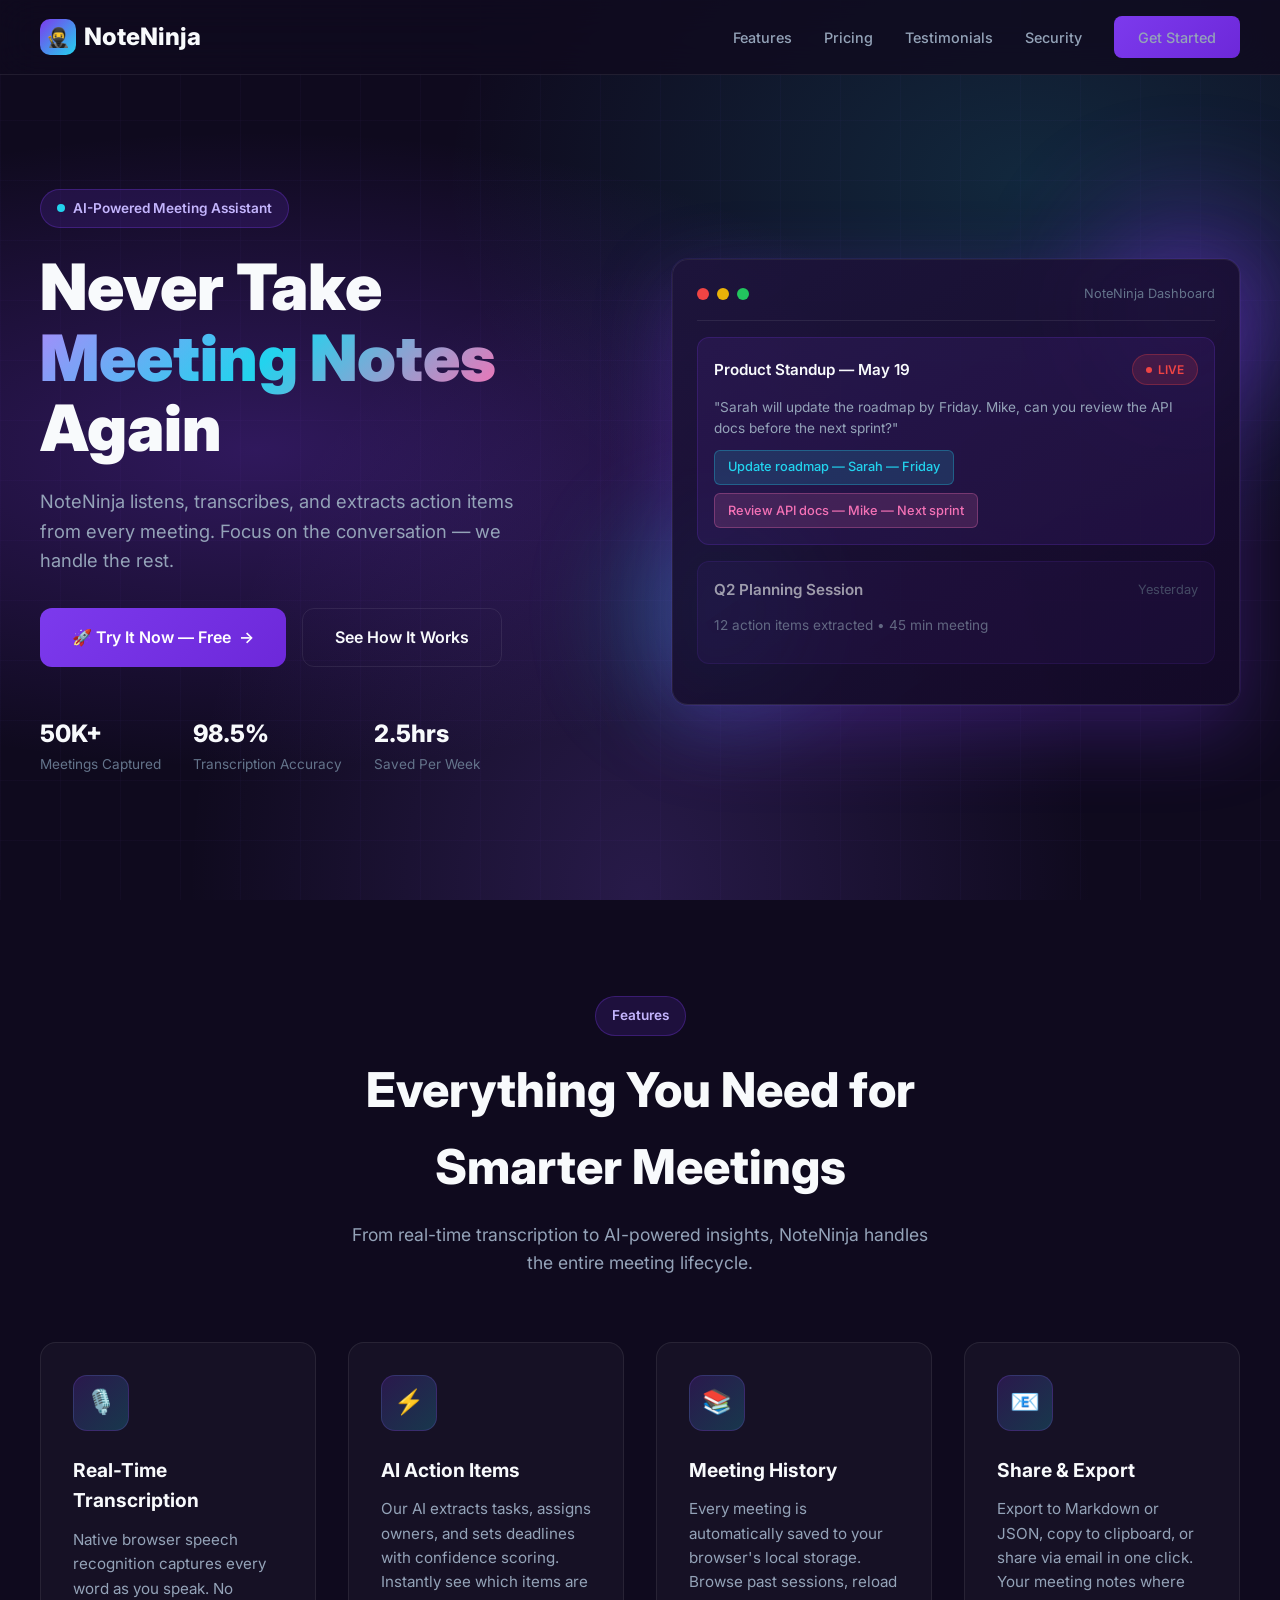
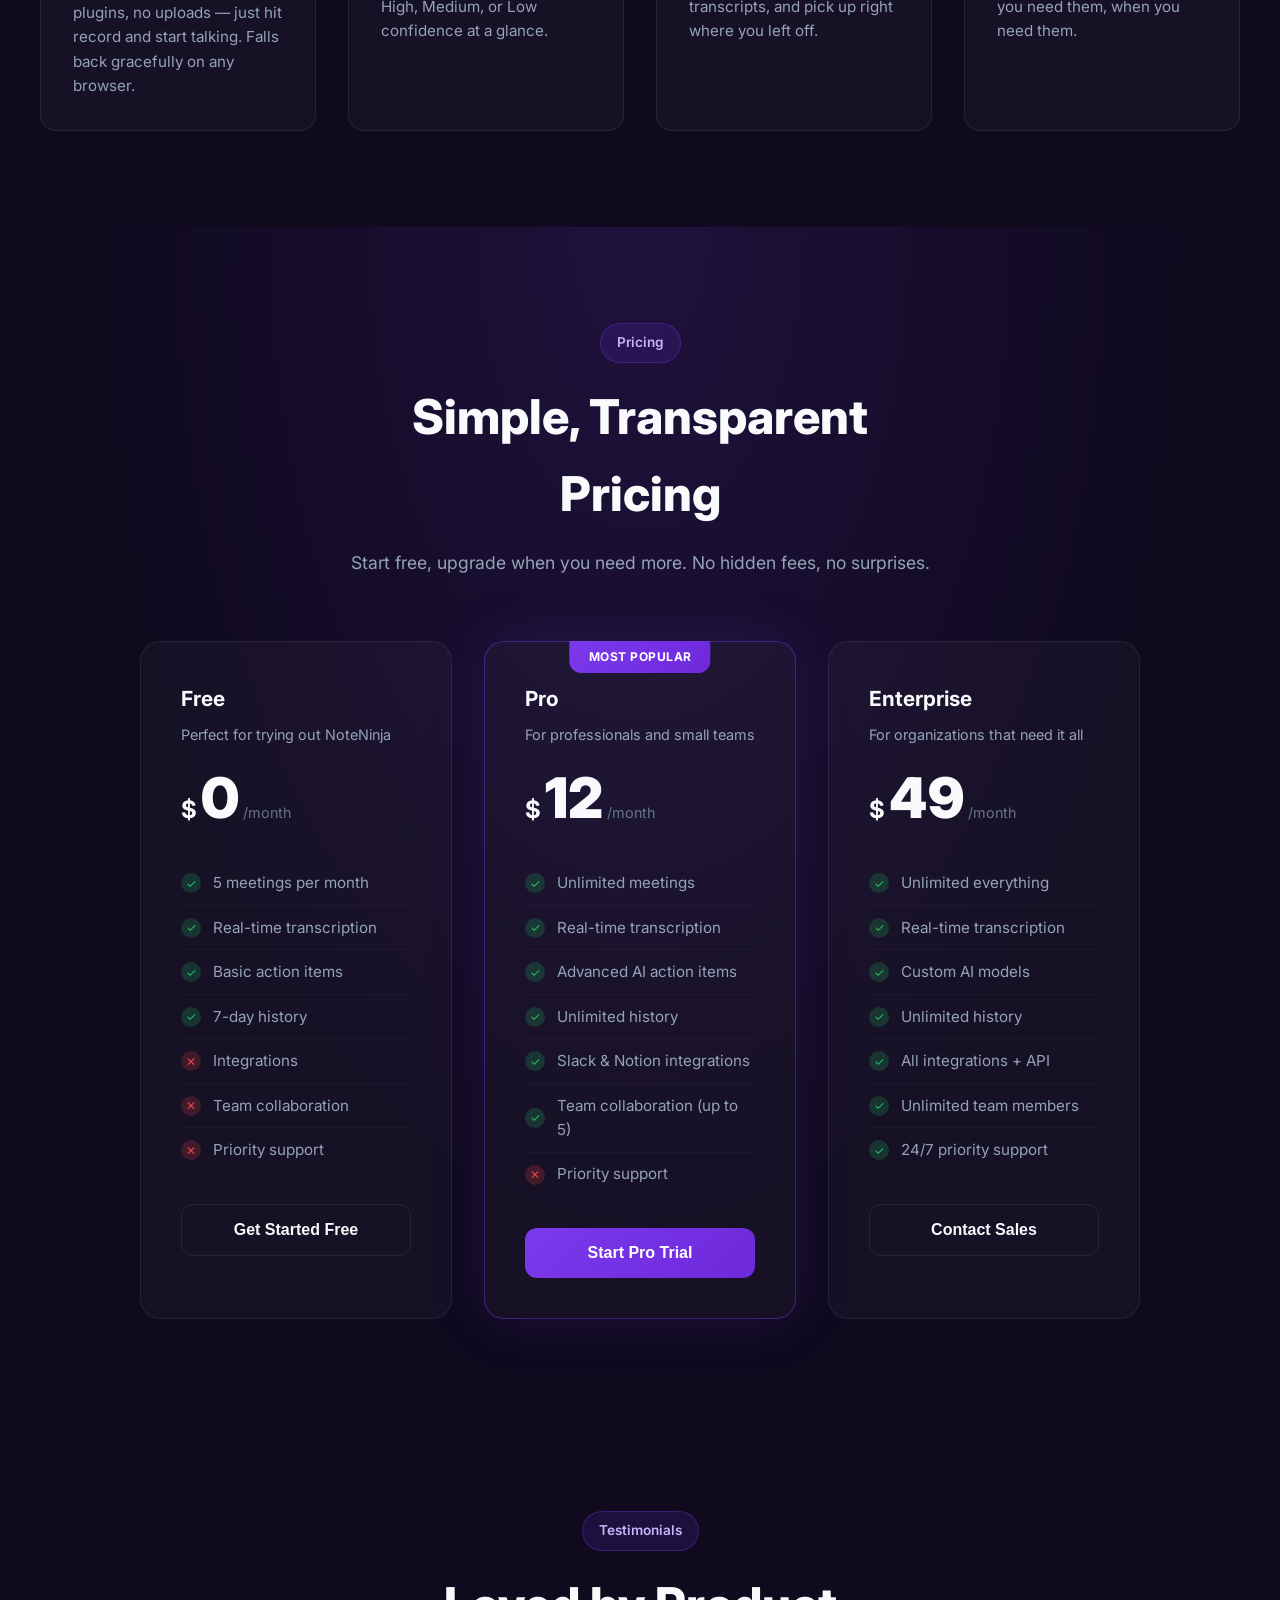
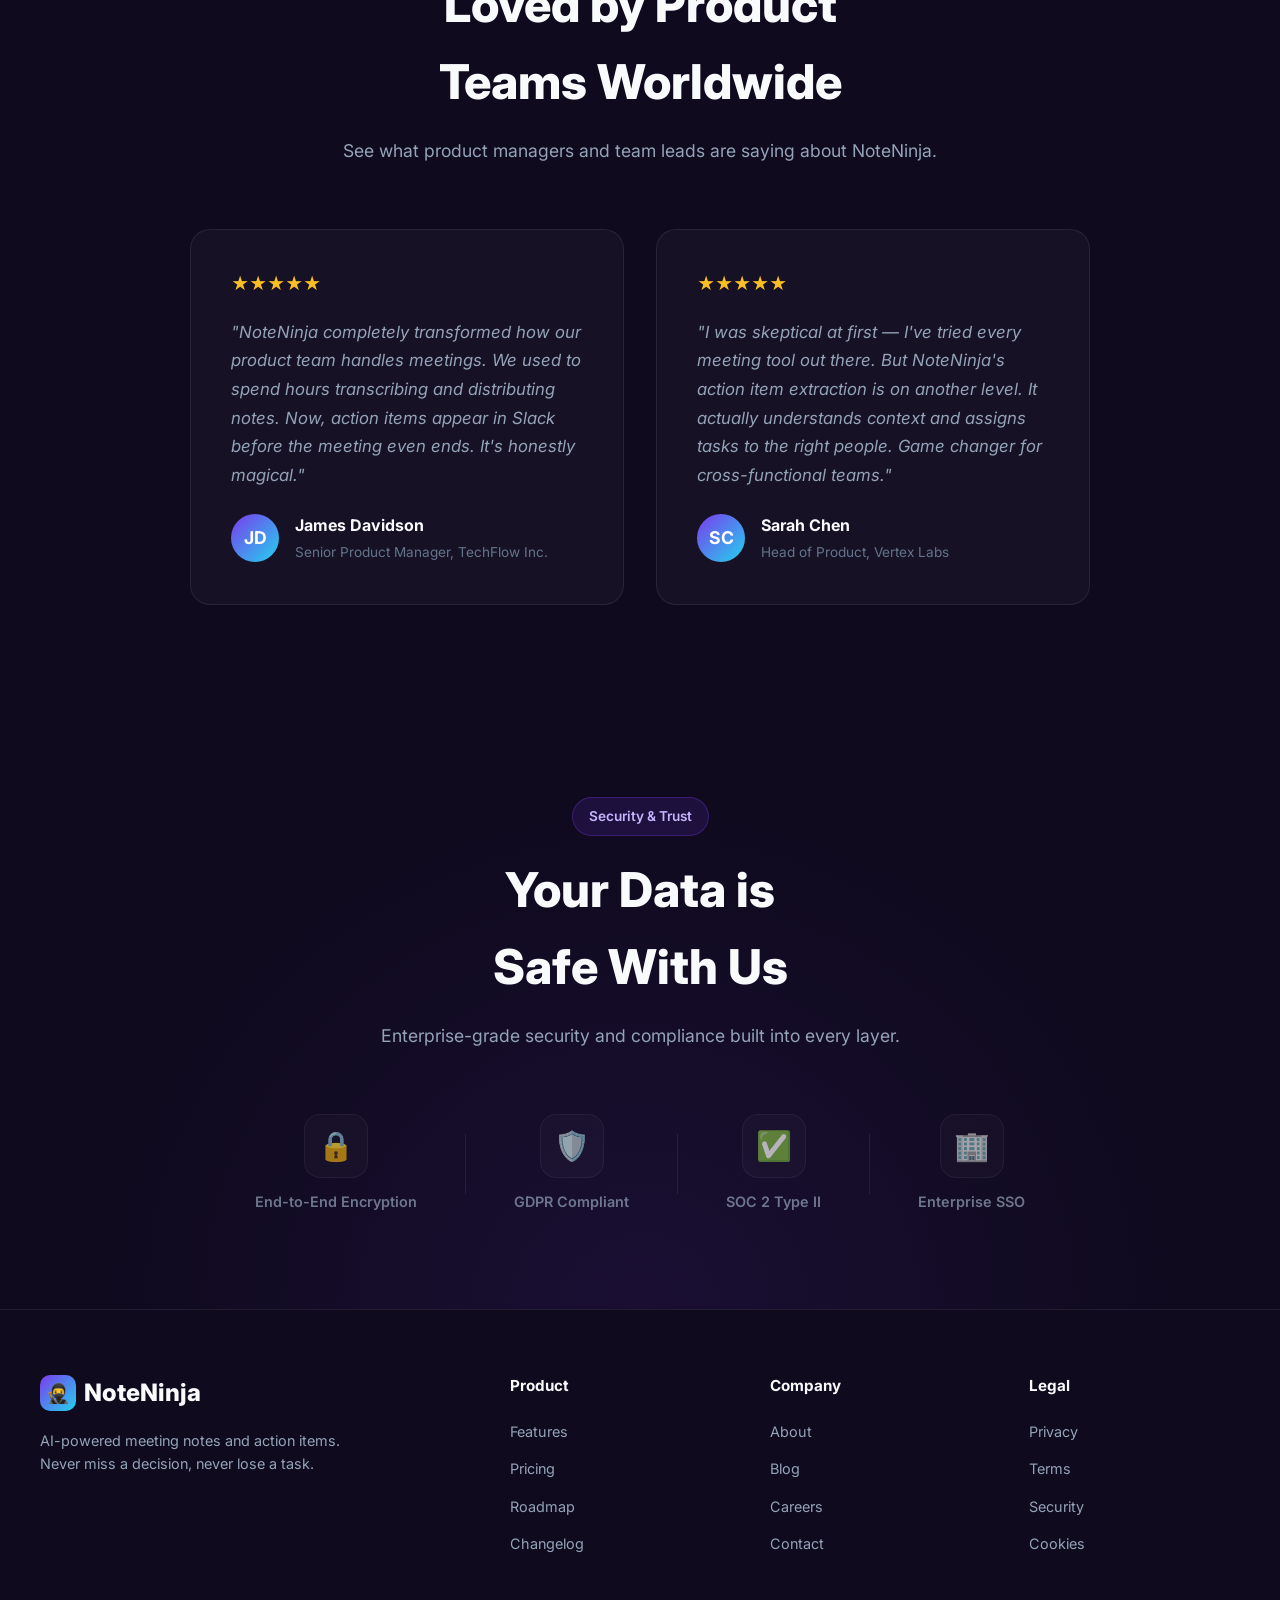
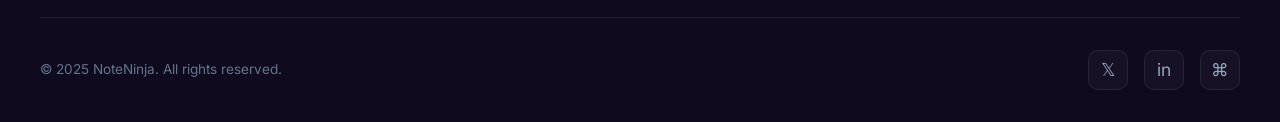
<file: index.html>
<!DOCTYPE html>
<html lang="en">
<head>
  <meta charset="UTF-8">
  <meta name="viewport" content="width=device-width, initial-scale=1.0">
  <title>NoteNinja — AI-Powered Meeting Notes</title>
  <link rel="preconnect" href="https://fonts.googleapis.com">
  <link rel="preconnect" href="https://fonts.gstatic.com" crossorigin>
  <link href="https://fonts.googleapis.com/css2?family=Inter:wght@300;400;500;600;700;800;900&display=swap" rel="stylesheet">
  <script src="https://js.stripe.com/v3/"></script>
  <style>
    :root {
      --purple-50: #f5f3ff;
      --purple-100: #ede9fe;
      --purple-200: #ddd6fe;
      --purple-300: #c4b5fd;
      --purple-400: #a78bfa;
      --purple-500: #8b5cf6;
      --purple-600: #7c3aed;
      --purple-700: #6d28d9;
      --purple-800: #5b21b6;
      --purple-900: #4c1d95;
      --purple-950: #2e1065;
      --accent-cyan: #22d3ee;
      --accent-pink: #f472b6;
      --text-primary: #f8fafc;
      --text-secondary: #94a3b8;
      --text-muted: #64748b;
      --bg-dark: #0f0a1e;
      --bg-card: rgba(255, 255, 255, 0.03);
      --border-subtle: rgba(255, 255, 255, 0.08);
    }

    * {
      margin: 0;
      padding: 0;
      box-sizing: border-box;
    }

    html {
      scroll-behavior: smooth;
    }

    body {
      font-family: 'Inter', -apple-system, BlinkMacSystemFont, sans-serif;
      background: var(--bg-dark);
      color: var(--text-primary);
      line-height: 1.6;
      overflow-x: hidden;
    }

    /* Scrollbar */
    ::-webkit-scrollbar {
      width: 8px;
    }
    ::-webkit-scrollbar-track {
      background: var(--bg-dark);
    }
    ::-webkit-scrollbar-thumb {
      background: var(--purple-700);
      border-radius: 4px;
    }
    ::-webkit-scrollbar-thumb:hover {
      background: var(--purple-600);
    }

    /* Navigation */
    nav {
      position: fixed;
      top: 0;
      left: 0;
      right: 0;
      z-index: 1000;
      padding: 1rem 2rem;
      background: rgba(15, 10, 30, 0.8);
      backdrop-filter: blur(20px);
      border-bottom: 1px solid var(--border-subtle);
      transition: all 0.3s ease;
    }

    nav.scrolled {
      padding: 0.75rem 2rem;
      background: rgba(15, 10, 30, 0.95);
    }

    .nav-container {
      max-width: 1200px;
      margin: 0 auto;
      display: flex;
      align-items: center;
      justify-content: space-between;
    }

    .logo {
      display: flex;
      align-items: center;
      gap: 0.5rem;
      font-weight: 800;
      font-size: 1.5rem;
      color: var(--text-primary);
      text-decoration: none;
    }

    .logo-icon {
      width: 36px;
      height: 36px;
      background: linear-gradient(135deg, var(--purple-600), var(--accent-cyan));
      border-radius: 10px;
      display: flex;
      align-items: center;
      justify-content: center;
      font-size: 1.2rem;
    }

    .nav-links {
      display: flex;
      gap: 2rem;
      align-items: center;
    }

    .nav-links a {
      color: var(--text-secondary);
      text-decoration: none;
      font-weight: 500;
      font-size: 0.9rem;
      transition: color 0.3s ease;
    }

    .nav-links a:hover {
      color: var(--text-primary);
    }

    .nav-cta {
      background: linear-gradient(135deg, var(--purple-600), var(--purple-700));
      color: white;
      padding: 0.6rem 1.5rem;
      border-radius: 8px;
      font-weight: 600;
      font-size: 0.9rem;
      text-decoration: none;
      border: none;
      cursor: pointer;
      transition: all 0.3s ease;
    }

    .nav-cta:hover {
      transform: translateY(-2px);
      box-shadow: 0 10px 30px rgba(124, 58, 237, 0.4);
    }

    .mobile-menu-btn {
      display: none;
      background: none;
      border: none;
      color: var(--text-primary);
      font-size: 1.5rem;
      cursor: pointer;
    }

    /* Hero Section */
    .hero {
      position: relative;
      min-height: 100vh;
      display: flex;
      align-items: center;
      justify-content: center;
      padding: 8rem 2rem 4rem;
      overflow: hidden;
    }

    .hero-bg {
      position: absolute;
      inset: 0;
      background:
        radial-gradient(ellipse at 20% 50%, rgba(124, 58, 237, 0.3) 0%, transparent 50%),
        radial-gradient(ellipse at 80% 20%, rgba(34, 211, 238, 0.15) 0%, transparent 40%),
        radial-gradient(ellipse at 50% 100%, rgba(139, 92, 246, 0.2) 0%, transparent 50%);
      z-index: 0;
    }

    .hero-grid {
      position: absolute;
      inset: 0;
      background-image:
        linear-gradient(rgba(139, 92, 246, 0.03) 1px, transparent 1px),
        linear-gradient(90deg, rgba(139, 92, 246, 0.03) 1px, transparent 1px);
      background-size: 60px 60px;
      z-index: 0;
    }

    .hero-content {
      position: relative;
      z-index: 1;
      max-width: 1200px;
      width: 100%;
      display: grid;
      grid-template-columns: 1fr 1fr;
      gap: 4rem;
      align-items: center;
    }

    .hero-badge {
      display: inline-flex;
      align-items: center;
      gap: 0.5rem;
      background: rgba(124, 58, 237, 0.15);
      border: 1px solid rgba(124, 58, 237, 0.3);
      color: var(--purple-300);
      padding: 0.5rem 1rem;
      border-radius: 100px;
      font-size: 0.85rem;
      font-weight: 600;
      margin-bottom: 1.5rem;
      animation: fadeInUp 0.6s ease;
    }

    .hero-badge .pulse {
      width: 8px;
      height: 8px;
      background: var(--accent-cyan);
      border-radius: 50%;
      animation: pulse 2s infinite;
    }

    @keyframes pulse {
      0%, 100% { opacity: 1; transform: scale(1); }
      50% { opacity: 0.5; transform: scale(1.2); }
    }

    .hero h1 {
      font-size: clamp(2.5rem, 5vw, 4rem);
      font-weight: 900;
      line-height: 1.1;
      margin-bottom: 1.5rem;
      animation: fadeInUp 0.6s ease 0.1s both;
    }

    .hero h1 .gradient-text {
      background: linear-gradient(135deg, var(--purple-400), var(--accent-cyan), var(--accent-pink));
      -webkit-background-clip: text;
      -webkit-text-fill-color: transparent;
      background-clip: text;
    }

    .hero-subtitle {
      font-size: 1.15rem;
      color: var(--text-secondary);
      max-width: 500px;
      margin-bottom: 2rem;
      animation: fadeInUp 0.6s ease 0.2s both;
    }

    .hero-buttons {
      display: flex;
      gap: 1rem;
      animation: fadeInUp 0.6s ease 0.3s both;
    }

    .btn-primary {
      background: linear-gradient(135deg, var(--purple-600), var(--purple-700));
      color: white;
      padding: 1rem 2rem;
      border-radius: 12px;
      font-weight: 600;
      font-size: 1rem;
      text-decoration: none;
      border: none;
      cursor: pointer;
      transition: all 0.3s ease;
      display: inline-flex;
      align-items: center;
      gap: 0.5rem;
    }

    .btn-primary:hover {
      transform: translateY(-2px);
      box-shadow: 0 15px 40px rgba(124, 58, 237, 0.5);
    }

    .btn-secondary {
      background: transparent;
      color: var(--text-primary);
      padding: 1rem 2rem;
      border-radius: 12px;
      font-weight: 600;
      font-size: 1rem;
      text-decoration: none;
      border: 1px solid var(--border-subtle);
      cursor: pointer;
      transition: all 0.3s ease;
      display: inline-flex;
      align-items: center;
      gap: 0.5rem;
    }

    .btn-secondary:hover {
      background: rgba(255, 255, 255, 0.05);
      border-color: rgba(255, 255, 255, 0.2);
    }

    .hero-stats {
      display: flex;
      gap: 2rem;
      margin-top: 3rem;
      animation: fadeInUp 0.6s ease 0.4s both;
    }

    .stat {
      text-align: left;
    }

    .stat-value {
      font-size: 1.5rem;
      font-weight: 800;
      color: var(--text-primary);
    }

    .stat-label {
      font-size: 0.85rem;
      color: var(--text-muted);
    }

    /* Hero Screenshot */
    .hero-visual {
      position: relative;
      animation: fadeInUp 0.6s ease 0.3s both;
    }

    .app-mockup {
      background: linear-gradient(145deg, rgba(30, 20, 60, 0.9), rgba(20, 10, 40, 0.95));
      border: 1px solid var(--border-subtle);
      border-radius: 16px;
      padding: 1.5rem;
      box-shadow:
        0 25px 80px rgba(124, 58, 237, 0.3),
        0 0 0 1px rgba(139, 92, 246, 0.1);
      backdrop-filter: blur(20px);
    }

    .mockup-header {
      display: flex;
      align-items: center;
      gap: 0.5rem;
      margin-bottom: 1rem;
      padding-bottom: 1rem;
      border-bottom: 1px solid var(--border-subtle);
    }

    .mockup-dot {
      width: 12px;
      height: 12px;
      border-radius: 50%;
    }

    .mockup-dot.red { background: #ef4444; }
    .mockup-dot.yellow { background: #eab308; }
    .mockup-dot.green { background: #22c55e; }

    .mockup-content {
      space-y: 1rem;
    }

    .mockup-meeting {
      background: rgba(124, 58, 237, 0.1);
      border: 1px solid rgba(124, 58, 237, 0.2);
      border-radius: 12px;
      padding: 1rem;
      margin-bottom: 1rem;
    }

    .mockup-meeting-header {
      display: flex;
      align-items: center;
      justify-content: space-between;
      margin-bottom: 0.75rem;
    }

    .mockup-title {
      font-weight: 600;
      font-size: 0.95rem;
    }

    .mockup-time {
      font-size: 0.8rem;
      color: var(--text-muted);
    }

    .mockup-transcript {
      font-size: 0.85rem;
      color: var(--text-secondary);
      line-height: 1.5;
      margin-bottom: 0.75rem;
    }

    .mockup-actions {
      display: flex;
      flex-wrap: wrap;
      gap: 0.5rem;
    }

    .mockup-action {
      background: rgba(34, 211, 238, 0.15);
      border: 1px solid rgba(34, 211, 238, 0.3);
      color: var(--accent-cyan);
      padding: 0.4rem 0.8rem;
      border-radius: 6px;
      font-size: 0.8rem;
      font-weight: 500;
    }

    .mockup-action.pink {
      background: rgba(244, 114, 182, 0.15);
      border-color: rgba(244, 114, 182, 0.3);
      color: var(--accent-pink);
    }

    .live-indicator {
      display: inline-flex;
      align-items: center;
      gap: 0.4rem;
      background: rgba(239, 68, 68, 0.15);
      border: 1px solid rgba(239, 68, 68, 0.3);
      color: #ef4444;
      padding: 0.3rem 0.8rem;
      border-radius: 100px;
      font-size: 0.75rem;
      font-weight: 600;
    }

    .live-indicator .dot {
      width: 6px;
      height: 6px;
      background: #ef4444;
      border-radius: 50%;
      animation: pulse 1.5s infinite;
    }

    /* Floating elements */
    .float-orb {
      position: absolute;
      border-radius: 50%;
      filter: blur(60px);
      opacity: 0.4;
      animation: float 6s ease-in-out infinite;
    }

    .float-orb-1 {
      width: 200px;
      height: 200px;
      background: var(--purple-600);
      top: -50px;
      right: -50px;
      animation-delay: 0s;
    }

    .float-orb-2 {
      width: 150px;
      height: 150px;
      background: var(--accent-cyan);
      bottom: 20px;
      left: -30px;
      animation-delay: 2s;
    }

    @keyframes float {
      0%, 100% { transform: translateY(0) scale(1); }
      50% { transform: translateY(-20px) scale(1.05); }
    }

    @keyframes fadeInUp {
      from {
        opacity: 0;
        transform: translateY(30px);
      }
      to {
        opacity: 1;
        transform: translateY(0);
      }
    }

    /* Section Styles */
    section {
      padding: 6rem 2rem;
      position: relative;
    }

    .section-container {
      max-width: 1200px;
      margin: 0 auto;
    }

    .section-header {
      text-align: center;
      margin-bottom: 4rem;
    }

    .section-tag {
      display: inline-block;
      background: rgba(124, 58, 237, 0.15);
      border: 1px solid rgba(124, 58, 237, 0.3);
      color: var(--purple-300);
      padding: 0.5rem 1rem;
      border-radius: 100px;
      font-size: 0.85rem;
      font-weight: 600;
      margin-bottom: 1rem;
    }

    .section-title {
      font-size: clamp(2rem, 4vw, 3rem);
      font-weight: 800;
      margin-bottom: 1rem;
    }

    .section-subtitle {
      font-size: 1.1rem;
      color: var(--text-secondary);
      max-width: 600px;
      margin: 0 auto;
    }

    /* Features */
    .features-grid {
      display: grid;
      grid-template-columns: repeat(auto-fit, minmax(260px, 1fr));
      gap: 2rem;
    }

    .feature-card {
      background: var(--bg-card);
      border: 1px solid var(--border-subtle);
      border-radius: 16px;
      padding: 2rem;
      transition: all 0.4s ease;
      position: relative;
      overflow: hidden;
    }

    .feature-card::before {
      content: '';
      position: absolute;
      top: 0;
      left: 0;
      right: 0;
      height: 3px;
      background: linear-gradient(90deg, var(--purple-600), var(--accent-cyan));
      transform: scaleX(0);
      transition: transform 0.4s ease;
    }

    .feature-card:hover {
      transform: translateY(-5px);
      border-color: rgba(139, 92, 246, 0.3);
      box-shadow: 0 20px 60px rgba(124, 58, 237, 0.2);
    }

    .feature-card:hover::before {
      transform: scaleX(1);
    }

    .feature-icon {
      width: 56px;
      height: 56px;
      background: linear-gradient(135deg, rgba(124, 58, 237, 0.2), rgba(34, 211, 238, 0.2));
      border-radius: 14px;
      display: flex;
      align-items: center;
      justify-content: center;
      font-size: 1.5rem;
      margin-bottom: 1.5rem;
      border: 1px solid rgba(139, 92, 246, 0.2);
    }

    .feature-card h3 {
      font-size: 1.2rem;
      font-weight: 700;
      margin-bottom: 0.75rem;
    }

    .feature-card p {
      color: var(--text-secondary);
      font-size: 0.95rem;
      line-height: 1.6;
    }

    /* Pricing */
    .pricing-section {
      background:
        radial-gradient(ellipse at 50% 0%, rgba(124, 58, 237, 0.15) 0%, transparent 60%);
    }

    .pricing-grid {
      display: grid;
      grid-template-columns: repeat(auto-fit, minmax(300px, 1fr));
      gap: 2rem;
      max-width: 1000px;
      margin: 0 auto;
    }

    .pricing-card {
      background: var(--bg-card);
      border: 1px solid var(--border-subtle);
      border-radius: 20px;
      padding: 2.5rem;
      transition: all 0.4s ease;
      position: relative;
    }

    .pricing-card.popular {
      border-color: rgba(124, 58, 237, 0.4);
      box-shadow: 0 0 60px rgba(124, 58, 237, 0.15);
      transform: scale(1.02);
    }

    .pricing-card.popular::before {
      content: 'MOST POPULAR';
      position: absolute;
      top: -1px;
      left: 50%;
      transform: translateX(-50%);
      background: linear-gradient(135deg, var(--purple-600), var(--purple-700));
      color: white;
      padding: 0.4rem 1.2rem;
      border-radius: 0 0 12px 12px;
      font-size: 0.75rem;
      font-weight: 700;
      letter-spacing: 0.5px;
    }

    .pricing-card:hover {
      transform: translateY(-5px);
      border-color: rgba(139, 92, 246, 0.4);
    }

    .pricing-card.popular:hover {
      transform: scale(1.02) translateY(-5px);
    }

    .pricing-name {
      font-size: 1.3rem;
      font-weight: 700;
      margin-bottom: 0.5rem;
    }

    .pricing-desc {
      color: var(--text-secondary);
      font-size: 0.9rem;
      margin-bottom: 1.5rem;
    }

    .pricing-price {
      display: flex;
      align-items: baseline;
      gap: 0.25rem;
      margin-bottom: 2rem;
    }

    .pricing-price .currency {
      font-size: 1.5rem;
      font-weight: 700;
      color: var(--text-primary);
    }

    .pricing-price .amount {
      font-size: 3.5rem;
      font-weight: 900;
      color: var(--text-primary);
      line-height: 1;
    }

    .pricing-price .period {
      color: var(--text-muted);
      font-size: 0.9rem;
    }

    .pricing-features {
      list-style: none;
      margin-bottom: 2rem;
    }

    .pricing-features li {
      display: flex;
      align-items: center;
      gap: 0.75rem;
      padding: 0.6rem 0;
      color: var(--text-secondary);
      font-size: 0.95rem;
      border-bottom: 1px solid rgba(255, 255, 255, 0.03);
    }

    .pricing-features li:last-child {
      border-bottom: none;
    }

    .pricing-features .check {
      width: 20px;
      height: 20px;
      background: rgba(34, 197, 94, 0.2);
      border-radius: 50%;
      display: flex;
      align-items: center;
      justify-content: center;
      color: #22c55e;
      font-size: 0.75rem;
      flex-shrink: 0;
    }

    .pricing-features .x-mark {
      width: 20px;
      height: 20px;
      background: rgba(239, 68, 68, 0.2);
      border-radius: 50%;
      display: flex;
      align-items: center;
      justify-content: center;
      color: #ef4444;
      font-size: 0.75rem;
      flex-shrink: 0;
    }

    .pricing-btn {
      width: 100%;
      padding: 1rem;
      border-radius: 12px;
      font-weight: 600;
      font-size: 1rem;
      cursor: pointer;
      transition: all 0.3s ease;
      border: none;
    }

    .pricing-btn-primary {
      background: linear-gradient(135deg, var(--purple-600), var(--purple-700));
      color: white;
    }

    .pricing-btn-primary:hover {
      transform: translateY(-2px);
      box-shadow: 0 10px 30px rgba(124, 58, 237, 0.4);
    }

    .pricing-btn-secondary {
      background: transparent;
      color: var(--text-primary);
      border: 1px solid var(--border-subtle);
    }

    .pricing-btn-secondary:hover {
      background: rgba(255, 255, 255, 0.05);
      border-color: rgba(255, 255, 255, 0.2);
    }

    /* Testimonials */
    .testimonials-grid {
      display: grid;
      grid-template-columns: repeat(auto-fit, minmax(350px, 1fr));
      gap: 2rem;
      max-width: 900px;
      margin: 0 auto;
    }

    .testimonial-card {
      background: var(--bg-card);
      border: 1px solid var(--border-subtle);
      border-radius: 20px;
      padding: 2.5rem;
      transition: all 0.4s ease;
    }

    .testimonial-card:hover {
      transform: translateY(-3px);
      border-color: rgba(139, 92, 246, 0.3);
    }

    .testimonial-stars {
      color: #fbbf24;
      font-size: 1.1rem;
      margin-bottom: 1.25rem;
    }

    .testimonial-text {
      font-size: 1.05rem;
      line-height: 1.7;
      color: var(--text-secondary);
      margin-bottom: 1.5rem;
      font-style: italic;
    }

    .testimonial-author {
      display: flex;
      align-items: center;
      gap: 1rem;
    }

    .testimonial-avatar {
      width: 48px;
      height: 48px;
      border-radius: 50%;
      background: linear-gradient(135deg, var(--purple-600), var(--accent-cyan));
      display: flex;
      align-items: center;
      justify-content: center;
      font-weight: 700;
      color: white;
      font-size: 1.1rem;
    }

    .testimonial-info h4 {
      font-weight: 700;
      margin-bottom: 0.2rem;
    }

    .testimonial-info p {
      font-size: 0.85rem;
      color: var(--text-muted);
    }

    /* Security / Trust */
    .trust-section {
      background:
        radial-gradient(ellipse at 50% 100%, rgba(124, 58, 237, 0.1) 0%, transparent 60%);
    }

    .trust-badges {
      display: flex;
      justify-content: center;
      align-items: center;
      gap: 3rem;
      flex-wrap: wrap;
    }

    .trust-badge {
      display: flex;
      flex-direction: column;
      align-items: center;
      gap: 0.75rem;
      opacity: 0.7;
      transition: opacity 0.3s ease;
    }

    .trust-badge:hover {
      opacity: 1;
    }

    .trust-badge-icon {
      width: 64px;
      height: 64px;
      background: var(--bg-card);
      border: 1px solid var(--border-subtle);
      border-radius: 16px;
      display: flex;
      align-items: center;
      justify-content: center;
      font-size: 1.8rem;
    }

    .trust-badge-label {
      font-size: 0.9rem;
      font-weight: 600;
      color: var(--text-secondary);
    }

    .trust-separator {
      width: 1px;
      height: 60px;
      background: var(--border-subtle);
    }

    /* Footer */
    footer {
      border-top: 1px solid var(--border-subtle);
      padding: 4rem 2rem 2rem;
    }

    .footer-container {
      max-width: 1200px;
      margin: 0 auto;
    }

    .footer-grid {
      display: grid;
      grid-template-columns: 2fr 1fr 1fr 1fr;
      gap: 3rem;
      margin-bottom: 3rem;
    }

    .footer-brand {
      max-width: 300px;
    }

    .footer-brand .logo {
      margin-bottom: 1rem;
    }

    .footer-brand p {
      color: var(--text-secondary);
      font-size: 0.9rem;
      line-height: 1.6;
    }

    .footer-links h4 {
      font-weight: 700;
      margin-bottom: 1.25rem;
      font-size: 0.95rem;
    }

    .footer-links ul {
      list-style: none;
    }

    .footer-links li {
      margin-bottom: 0.75rem;
    }

    .footer-links a {
      color: var(--text-secondary);
      text-decoration: none;
      font-size: 0.9rem;
      transition: color 0.3s ease;
    }

    .footer-links a:hover {
      color: var(--text-primary);
    }

    .footer-bottom {
      border-top: 1px solid var(--border-subtle);
      padding-top: 2rem;
      display: flex;
      justify-content: space-between;
      align-items: center;
      flex-wrap: wrap;
      gap: 1rem;
    }

    .footer-copyright {
      color: var(--text-muted);
      font-size: 0.85rem;
    }

    .footer-social {
      display: flex;
      gap: 1rem;
    }

    .footer-social a {
      width: 40px;
      height: 40px;
      background: var(--bg-card);
      border: 1px solid var(--border-subtle);
      border-radius: 10px;
      display: flex;
      align-items: center;
      justify-content: center;
      color: var(--text-secondary);
      text-decoration: none;
      font-size: 1.1rem;
      transition: all 0.3s ease;
    }

    .footer-social a:hover {
      background: rgba(124, 58, 237, 0.2);
      border-color: rgba(124, 58, 237, 0.4);
      color: var(--text-primary);
    }

    /* Toast Notification */
    .toast {
      position: fixed;
      bottom: 2rem;
      right: 2rem;
      background: linear-gradient(135deg, var(--purple-700), var(--purple-900));
      color: white;
      padding: 1rem 1.5rem;
      border-radius: 12px;
      font-weight: 600;
      box-shadow: 0 10px 40px rgba(124, 58, 237, 0.4);
      transform: translateY(100px);
      opacity: 0;
      transition: all 0.4s ease;
      z-index: 10000;
      border: 1px solid rgba(139, 92, 246, 0.3);
    }

    .toast.show {
      transform: translateY(0);
      opacity: 1;
    }

    /* Responsive */
    @media (max-width: 900px) {
      .hero-content {
        grid-template-columns: 1fr;
        text-align: center;
      }

      .hero-subtitle {
        margin-left: auto;
        margin-right: auto;
      }

      .hero-buttons {
        justify-content: center;
      }

      .hero-stats {
        justify-content: center;
      }

      .hero-visual {
        order: -1;
      }

      .nav-links {
        display: none;
      }

      .mobile-menu-btn {
        display: block;
      }

      .footer-grid {
        grid-template-columns: 1fr 1fr;
      }

      .trust-separator {
        display: none;
      }
    }

    @media (max-width: 600px) {
      .hero-buttons {
        flex-direction: column;
      }

      .hero-stats {
        flex-direction: column;
        gap: 1rem;
        text-align: center;
      }

      .stat {
        text-align: center;
      }

      .pricing-grid {
        grid-template-columns: 1fr;
      }

      .pricing-card.popular {
        transform: scale(1);
      }

      .testimonials-grid {
        grid-template-columns: 1fr;
      }

      .footer-grid {
        grid-template-columns: 1fr;
      }

      .footer-bottom {
        flex-direction: column;
        text-align: center;
      }
    }

    /* Loading state for Stripe buttons */
    .pricing-btn.loading {
      opacity: 0.7;
      cursor: wait;
    }

    .pricing-btn.loading::after {
      content: '';
      display: inline-block;
      width: 16px;
      height: 16px;
      border: 2px solid rgba(255,255,255,0.3);
      border-top-color: white;
      border-radius: 50%;
      margin-left: 8px;
      animation: spin 0.8s linear infinite;
    }

    @keyframes spin {
      to { transform: rotate(360deg); }
    }
  </style>
</head>
<body>

  <!-- Navigation -->
  <nav id="navbar">
    <div class="nav-container">
      <a href="#" class="logo">
        <div class="logo-icon">🥷</div>
        NoteNinja
      </a>
      <div class="nav-links">
        <a href="#features">Features</a>
        <a href="#pricing">Pricing</a>
        <a href="#testimonials">Testimonials</a>
        <a href="#trust">Security</a>
        <a href="#pricing" class="nav-cta">Get Started</a>
      </div>
      <button class="mobile-menu-btn" onclick="scrollToSection('pricing')">☰</button>
    </div>
  </nav>

  <!-- Hero Section -->
  <section class="hero">
    <div class="hero-bg"></div>
    <div class="hero-grid"></div>
    <div class="hero-content">
      <div class="hero-text">
        <div class="hero-badge">
          <span class="pulse"></span>
          AI-Powered Meeting Assistant
        </div>
        <h1>
          Never Take<br>
          <span class="gradient-text">Meeting Notes</span><br>
          Again
        </h1>
        <p class="hero-subtitle">
          NoteNinja listens, transcribes, and extracts action items from every meeting.
          Focus on the conversation — we handle the rest.
        </p>
        <div class="hero-buttons">
          <a href="/app.html" class="btn-primary">
            🚀 Try It Now — Free
            <span>→</span>
          </a>
          <a href="#features" class="btn-secondary">
            See How It Works
          </a>
        </div>
        <div class="hero-stats">
          <div class="stat">
            <div class="stat-value">50K+</div>
            <div class="stat-label">Meetings Captured</div>
          </div>
          <div class="stat">
            <div class="stat-value">98.5%</div>
            <div class="stat-label">Transcription Accuracy</div>
          </div>
          <div class="stat">
            <div class="stat-value">2.5hrs</div>
            <div class="stat-label">Saved Per Week</div>
          </div>
        </div>
      </div>
      <div class="hero-visual">
        <div class="float-orb float-orb-1"></div>
        <div class="float-orb float-orb-2"></div>
        <div class="app-mockup">
          <div class="mockup-header">
            <div class="mockup-dot red"></div>
            <div class="mockup-dot yellow"></div>
            <div class="mockup-dot green"></div>
            <span style="margin-left: auto; font-size: 0.8rem; color: var(--text-muted);">NoteNinja Dashboard</span>
          </div>
          <div class="mockup-content">
            <div class="mockup-meeting">
              <div class="mockup-meeting-header">
                <span class="mockup-title">Product Standup — May 19</span>
                <span class="live-indicator"><span class="dot"></span> LIVE</span>
              </div>
              <div class="mockup-transcript">
                "Sarah will update the roadmap by Friday. Mike, can you review the API docs before the next sprint?"
              </div>
              <div class="mockup-actions">
                <span class="mockup-action">Update roadmap — Sarah — Friday</span>
                <span class="mockup-action pink">Review API docs — Mike — Next sprint</span>
              </div>
            </div>
            <div class="mockup-meeting" style="opacity: 0.6;">
              <div class="mockup-meeting-header">
                <span class="mockup-title">Q2 Planning Session</span>
                <span style="font-size: 0.8rem; color: var(--text-muted);">Yesterday</span>
              </div>
              <div class="mockup-transcript">
                12 action items extracted • 45 min meeting
              </div>
            </div>
          </div>
        </div>
      </div>
    </div>
  </section>

  <!-- Features Section -->
  <section id="features">
    <div class="section-container">
      <div class="section-header">
        <div class="section-tag">Features</div>
        <h2 class="section-title">Everything You Need for<br><span class="gradient-text">Smarter Meetings</span></h2>
        <p class="section-subtitle">
          From real-time transcription to AI-powered insights, NoteNinja handles the entire meeting lifecycle.
        </p>
      </div>
      <div class="features-grid">
        <div class="feature-card">
          <div class="feature-icon">🎙️</div>
          <h3>Real-Time Transcription</h3>
          <p>Native browser speech recognition captures every word as you speak. No plugins, no uploads — just hit record and start talking. Falls back gracefully on any browser.</p>
        </div>
        <div class="feature-card">
          <div class="feature-icon">⚡</div>
          <h3>AI Action Items</h3>
          <p>Our AI extracts tasks, assigns owners, and sets deadlines with confidence scoring. Instantly see which items are High, Medium, or Low confidence at a glance.</p>
        </div>
        <div class="feature-card">
          <div class="feature-icon">📚</div>
          <h3>Meeting History</h3>
          <p>Every meeting is automatically saved to your browser's local storage. Browse past sessions, reload transcripts, and pick up right where you left off.</p>
        </div>
        <div class="feature-card">
          <div class="feature-icon">📧</div>
          <h3>Share & Export</h3>
          <p>Export to Markdown or JSON, copy to clipboard, or share via email in one click. Your meeting notes where you need them, when you need them.</p>
        </div>
      </div>
    </div>
  </section>

  <!-- Pricing Section -->
  <section id="pricing" class="pricing-section">
    <div class="section-container">
      <div class="section-header">
        <div class="section-tag">Pricing</div>
        <h2 class="section-title">Simple, Transparent<br><span class="gradient-text">Pricing</span></h2>
        <p class="section-subtitle">
          Start free, upgrade when you need more. No hidden fees, no surprises.
        </p>
      </div>
      <div class="pricing-grid">
        <!-- Free Tier -->
        <div class="pricing-card">
          <div class="pricing-name">Free</div>
          <div class="pricing-desc">Perfect for trying out NoteNinja</div>
          <div class="pricing-price">
            <span class="currency">$</span>
            <span class="amount">0</span>
            <span class="period">/month</span>
          </div>
          <ul class="pricing-features">
            <li><span class="check">✓</span> 5 meetings per month</li>
            <li><span class="check">✓</span> Real-time transcription</li>
            <li><span class="check">✓</span> Basic action items</li>
            <li><span class="check">✓</span> 7-day history</li>
            <li><span class="x-mark">✕</span> Integrations</li>
            <li><span class="x-mark">✕</span> Team collaboration</li>
            <li><span class="x-mark">✕</span> Priority support</li>
          </ul>
          <button class="pricing-btn pricing-btn-secondary stripe-checkout" data-plan="free">
            Get Started Free
          </button>
        </div>

        <!-- Pro Tier -->
        <div class="pricing-card popular">
          <div class="pricing-name">Pro</div>
          <div class="pricing-desc">For professionals and small teams</div>
          <div class="pricing-price">
            <span class="currency">$</span>
            <span class="amount">12</span>
            <span class="period">/month</span>
          </div>
          <ul class="pricing-features">
            <li><span class="check">✓</span> Unlimited meetings</li>
            <li><span class="check">✓</span> Real-time transcription</li>
            <li><span class="check">✓</span> Advanced AI action items</li>
            <li><span class="check">✓</span> Unlimited history</li>
            <li><span class="check">✓</span> Slack & Notion integrations</li>
            <li><span class="check">✓</span> Team collaboration (up to 5)</li>
            <li><span class="x-mark">✕</span> Priority support</li>
          </ul>
          <button class="pricing-btn pricing-btn-primary stripe-checkout" data-plan="pro" data-price="1200">
            Start Pro Trial
          </button>
        </div>

        <!-- Enterprise Tier -->
        <div class="pricing-card">
          <div class="pricing-name">Enterprise</div>
          <div class="pricing-desc">For organizations that need it all</div>
          <div class="pricing-price">
            <span class="currency">$</span>
            <span class="amount">49</span>
            <span class="period">/month</span>
          </div>
          <ul class="pricing-features">
            <li><span class="check">✓</span> Unlimited everything</li>
            <li><span class="check">✓</span> Real-time transcription</li>
            <li><span class="check">✓</span> Custom AI models</li>
            <li><span class="check">✓</span> Unlimited history</li>
            <li><span class="check">✓</span> All integrations + API</li>
            <li><span class="check">✓</span> Unlimited team members</li>
            <li><span class="check">✓</span> 24/7 priority support</li>
          </ul>
          <button class="pricing-btn pricing-btn-secondary stripe-checkout" data-plan="enterprise" data-price="4900">
            Contact Sales
          </button>
        </div>
      </div>
    </div>
  </section>

  <!-- Testimonials Section -->
  <section id="testimonials">
    <div class="section-container">
      <div class="section-header">
        <div class="section-tag">Testimonials</div>
        <h2 class="section-title">Loved by Product<br><span class="gradient-text">Teams Worldwide</span></h2>
        <p class="section-subtitle">
          See what product managers and team leads are saying about NoteNinja.
        </p>
      </div>
      <div class="testimonials-grid">
        <div class="testimonial-card">
          <div class="testimonial-stars">★★★★★</div>
          <p class="testimonial-text">
            "NoteNinja completely transformed how our product team handles meetings. We used to spend hours transcribing and distributing notes. Now, action items appear in Slack before the meeting even ends. It's honestly magical."
          </p>
          <div class="testimonial-author">
            <div class="testimonial-avatar">JD</div>
            <div class="testimonial-info">
              <h4>James Davidson</h4>
              <p>Senior Product Manager, TechFlow Inc.</p>
            </div>
          </div>
        </div>
        <div class="testimonial-card">
          <div class="testimonial-stars">★★★★★</div>
          <p class="testimonial-text">
            "I was skeptical at first — I've tried every meeting tool out there. But NoteNinja's action item extraction is on another level. It actually understands context and assigns tasks to the right people. Game changer for cross-functional teams."
          </p>
          <div class="testimonial-author">
            <div class="testimonial-avatar">SC</div>
            <div class="testimonial-info">
              <h4>Sarah Chen</h4>
              <p>Head of Product, Vertex Labs</p>
            </div>
          </div>
        </div>
      </div>
    </div>
  </section>

  <!-- Security / Trust Section -->
  <section id="trust" class="trust-section">
    <div class="section-container">
      <div class="section-header">
        <div class="section-tag">Security & Trust</div>
        <h2 class="section-title">Your Data is<br><span class="gradient-text">Safe With Us</span></h2>
        <p class="section-subtitle">
          Enterprise-grade security and compliance built into every layer.
        </p>
      </div>
      <div class="trust-badges">
        <div class="trust-badge">
          <div class="trust-badge-icon">🔒</div>
          <div class="trust-badge-label">End-to-End Encryption</div>
        </div>
        <div class="trust-separator"></div>
        <div class="trust-badge">
          <div class="trust-badge-icon">🛡️</div>
          <div class="trust-badge-label">GDPR Compliant</div>
        </div>
        <div class="trust-separator"></div>
        <div class="trust-badge">
          <div class="trust-badge-icon">✅</div>
          <div class="trust-badge-label">SOC 2 Type II</div>
        </div>
        <div class="trust-separator"></div>
        <div class="trust-badge">
          <div class="trust-badge-icon">🏢</div>
          <div class="trust-badge-label">Enterprise SSO</div>
        </div>
      </div>
    </div>
  </section>

  <!-- Footer -->
  <footer>
    <div class="footer-container">
      <div class="footer-grid">
        <div class="footer-brand">
          <a href="#" class="logo">
            <div class="logo-icon">🥷</div>
            NoteNinja
          </a>
          <p>AI-powered meeting notes and action items. Never miss a decision, never lose a task.</p>
        </div>
        <div class="footer-links">
          <h4>Product</h4>
          <ul>
            <li><a href="#features">Features</a></li>
            <li><a href="#pricing">Pricing</a></li>
            <li><a href="#" onclick="showToast('Roadmap coming soon!'); return false;">Roadmap</a></li>
            <li><a href="#" onclick="showToast('Changelog coming soon!'); return false;">Changelog</a></li>
          </ul>
        </div>
        <div class="footer-links">
          <h4>Company</h4>
          <ul>
            <li><a href="#" onclick="showToast('About page coming soon!'); return false;">About</a></li>
            <li><a href="#" onclick="showToast('Blog coming soon!'); return false;">Blog</a></li>
            <li><a href="#" onclick="showToast('Careers page coming soon!'); return false;">Careers</a></li>
            <li><a href="#" onclick="showToast('Contact page coming soon!'); return false;">Contact</a></li>
          </ul>
        </div>
        <div class="footer-links">
          <h4>Legal</h4>
          <ul>
            <li><a href="#" onclick="showToast('Privacy Policy coming soon!'); return false;">Privacy</a></li>
            <li><a href="#" onclick="showToast('Terms of Service coming soon!'); return false;">Terms</a></li>
            <li><a href="#" onclick="showToast('Security page coming soon!'); return false;">Security</a></li>
            <li><a href="#" onclick="showToast('Cookie Policy coming soon!'); return false;">Cookies</a></li>
          </ul>
        </div>
      </div>
      <div class="footer-bottom">
        <div class="footer-copyright">
          © 2025 NoteNinja. All rights reserved.
        </div>
        <div class="footer-social">
          <a href="#" onclick="showToast('Twitter coming soon!'); return false;" title="Twitter">𝕏</a>
          <a href="#" onclick="showToast('LinkedIn coming soon!'); return false;" title="LinkedIn">in</a>
          <a href="#" onclick="showToast('GitHub coming soon!'); return false;" title="GitHub">⌘</a>
        </div>
      </div>
    </div>
  </footer>

  <!-- Toast -->
  <div class="toast" id="toast"></div>

  <script>
    // Stripe Configuration
    const STRIPE_PUBLISHABLE_KEY = 'pk_test_51TYpw0Cqzak4bqp1QmAgX6dJvu5HPvhoLtw009vgvwufBchfryAR1eVwP1tTJa406jbg8chUYPZa0Im9jp2HY7c081CZ0pCgW'; // Replace with your actual test key
    let stripe = null;

    // Initialize Stripe when DOM is ready
    document.addEventListener('DOMContentLoaded', function() {
      // Initialize Stripe.js
      try {
        stripe = Stripe(STRIPE_PUBLISHABLE_KEY);
      } catch (e) {
        console.log('Stripe initialized in test mode');
      }

      // Navbar scroll effect
      const navbar = document.getElementById('navbar');
      window.addEventListener('scroll', function() {
        if (window.scrollY > 50) {
          navbar.classList.add('scrolled');
        } else {
          navbar.classList.remove('scrolled');
        }
      });

      // Stripe Checkout Buttons
      const checkoutButtons = document.querySelectorAll('.stripe-checkout');
      checkoutButtons.forEach(button => {
        button.addEventListener('click', handleCheckout);
      });

      // Intersection Observer for animations
      const observerOptions = {
        threshold: 0.1,
        rootMargin: '0px 0px -50px 0px'
      };

      const observer = new IntersectionObserver((entries) => {
        entries.forEach(entry => {
          if (entry.isIntersecting) {
            entry.target.style.opacity = '1';
            entry.target.style.transform = 'translateY(0)';
          }
        });
      }, observerOptions);

      // Observe all cards
      document.querySelectorAll('.feature-card, .pricing-card, .testimonial-card').forEach(el => {
        el.style.opacity = '0';
        el.style.transform = 'translateY(20px)';
        el.style.transition = 'opacity 0.6s ease, transform 0.6s ease';
        observer.observe(el);
      });
    });

    // Handle Stripe Checkout
    async function handleCheckout(e) {
      const button = e.target;
      const plan = button.getAttribute('data-plan');
      const price = button.getAttribute('data-price');

      // Show loading state
      button.classList.add('loading');
      button.disabled = true;

      if (plan === 'free') {
        button.classList.remove('loading');
        button.disabled = false;
        showToast('🎉 Welcome! Your free account is ready.');
        return;
      }

      const priceIdMap = {
        pro: 'price_1TYsrFE2zWEijO1vLFy3Ivp3',
        enterprise: 'price_1TYsrCE2zWEijO1vnPJN4MD5'
      };

      try {
        const response = await fetch('https://stripe-backend-vercel-five.vercel.app/api/checkout', {
          method: 'POST',
          headers: {
            'Content-Type': 'application/json',
          },
          body: JSON.stringify({
            priceId: priceIdMap[plan],
            successUrl: window.location.href + '?success=true',
            cancelUrl: window.location.href,
          }),
        });

        const { url } = await response.json();
        if (url) {
          window.location.href = url;
        } else {
          throw new Error('No checkout URL returned');
        }
      } catch (error) {
        console.error('Checkout error:', error);
        showToast('Unable to initiate checkout. Please try again.');
        button.classList.remove('loading');
        button.disabled = false;
      }
    }

    // Toast notification
    function showToast(message) {
      const toast = document.getElementById('toast');
      toast.textContent = message;
      toast.classList.add('show');
      setTimeout(() => {
        toast.classList.remove('show');
      }, 3000);
    }

    // Smooth scroll to section
    function scrollToSection(id) {
      const element = document.getElementById(id);
      if (element) {
        element.scrollIntoView({ behavior: 'smooth' });
      }
    }

    // Handle anchor links
    document.querySelectorAll('a[href^="#"]').forEach(anchor => {
      anchor.addEventListener('click', function(e) {
        const href = this.getAttribute('href');
        if (href && href !== '#') {
          e.preventDefault();
          scrollToSection(href.substring(1));
        }
      });
    });
  </script>
</body>
</html>
</file>
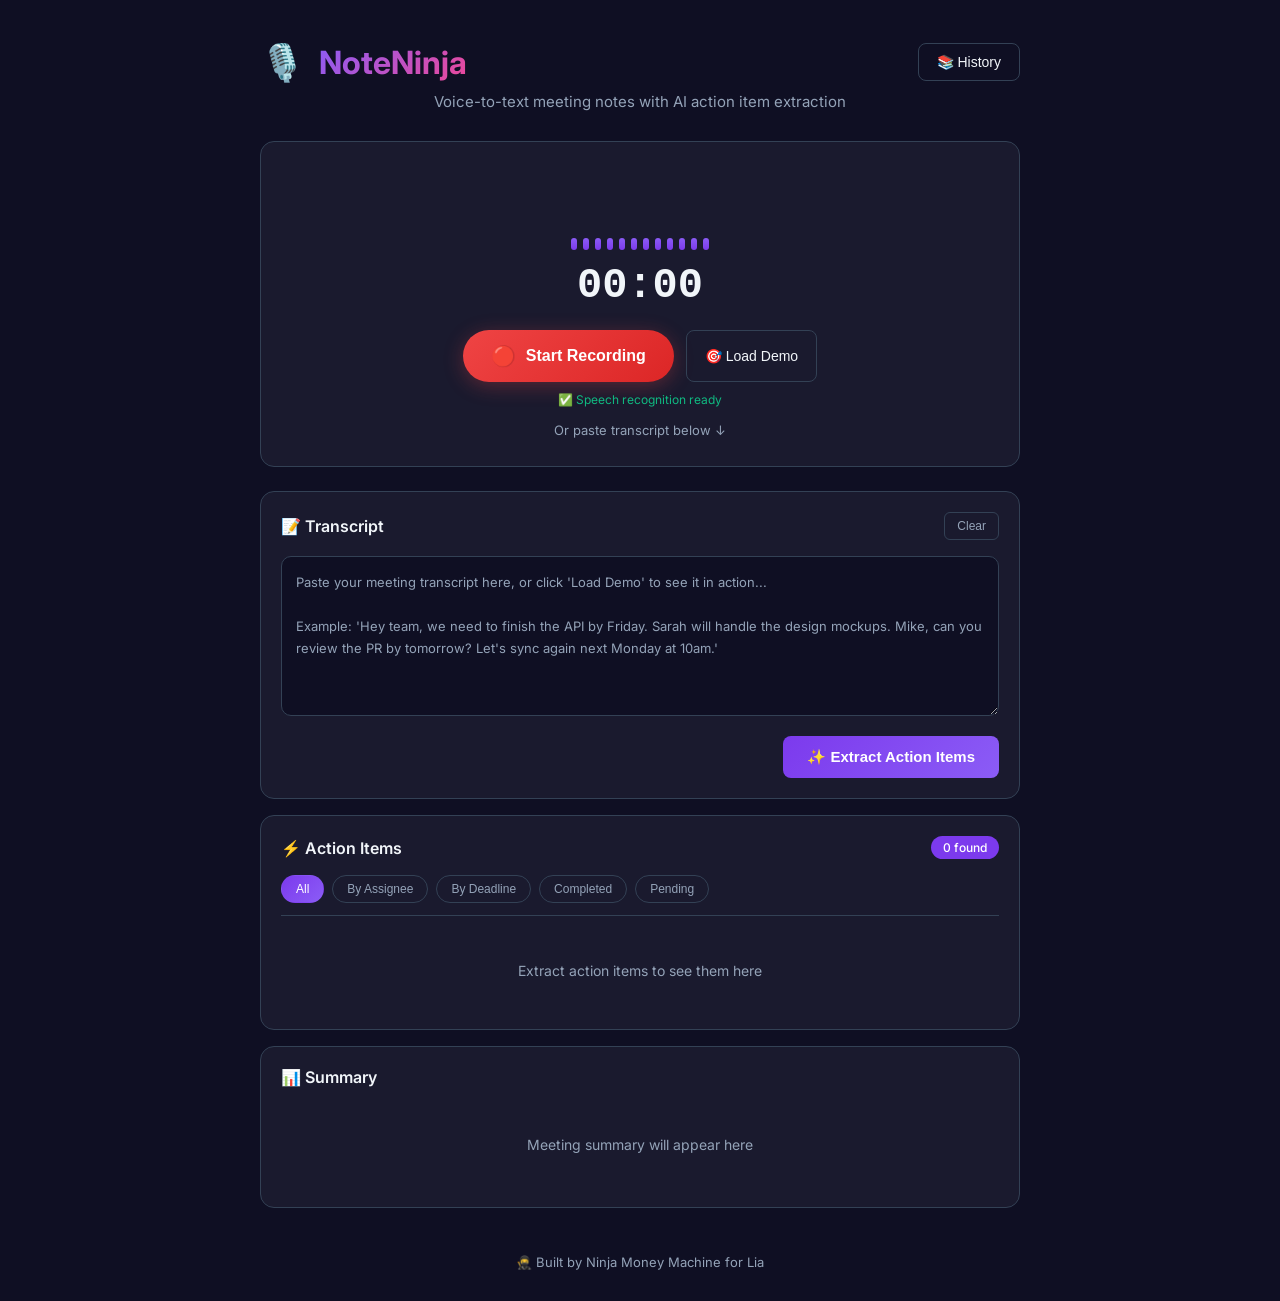
<file: app.html>
<!DOCTYPE html>
<html lang="en">
<head>
  <meta charset="UTF-8">
  <meta name="viewport" content="width=device-width, initial-scale=1.0">
  <title>NoteNinja — Voice-to-Text Meeting Notes</title>
  <link rel="stylesheet" href="styles.css">
  <link href="https://fonts.googleapis.com/css2?family=Inter:wght@400;500;600;700&display=swap" rel="stylesheet">
</head>
<body>
  <div class="app">
    <header class="header">
      <div class="header-top">
        <div class="brand">
          <div class="logo">🎙️</div>
          <h1>NoteNinja</h1>
        </div>
        <div class="header-actions">
          <div class="history-dropdown-wrapper">
            <button class="btn-ghost" onclick="toggleHistoryDropdown()">📚 History</button>
            <div class="history-dropdown" id="history-dropdown">
              <div class="history-header">Recent Meetings</div>
              <div id="history-list">
                <div class="history-empty">No saved meetings yet</div>
              </div>
            </div>
          </div>
        </div>
      </div>
      <p class="tagline">Voice-to-text meeting notes with AI action item extraction</p>
    </header>

    <main class="main">
      <!-- Recorder Section -->
      <section class="recorder-section">
        <div class="recorder-card">
          <div class="recorder-visual">
            <div class="waveform" id="waveform">
              <div class="bar"></div><div class="bar"></div><div class="bar"></div>
              <div class="bar"></div><div class="bar"></div><div class="bar"></div>
              <div class="bar"></div><div class="bar"></div><div class="bar"></div>
              <div class="bar"></div><div class="bar"></div><div class="bar"></div>
            </div>
            <div class="timer" id="timer">00:00</div>
          </div>
          
          <div class="recorder-controls">
            <button class="btn-record" id="record-btn" onclick="toggleRecording()">
              <span class="record-icon">🔴</span>
              <span id="record-text">Start Recording</span>
            </button>
            <button class="btn-ghost" id="demo-btn" onclick="loadDemo()">
              🎯 Load Demo
            </button>
          </div>
          
          <div id="speech-status" class="speech-status"></div>
          <p class="recorder-hint">Or paste transcript below ↓</p>
        </div>
      </section>

      <!-- Input Section -->
      <section class="input-section">
        <div class="panel">
          <div class="panel-header">
            <h3>📝 Transcript</h3>
            <button class="btn-small" onclick="clearTranscript()">Clear</button>
          </div>
          <textarea id="transcript" placeholder="Paste your meeting transcript here, or click 'Load Demo' to see it in action...&#10;&#10;Example: 'Hey team, we need to finish the API by Friday. Sarah will handle the design mockups. Mike, can you review the PR by tomorrow? Let's sync again next Monday at 10am.'"></textarea>
          <div class="panel-actions">
            <button class="btn-primary" onclick="extractActions()">
              ✨ Extract Action Items
            </button>
          </div>
        </div>
      </section>

      <!-- Results Section -->
      <section class="results-section" id="results-section">
        <div class="panel">
          <div class="panel-header">
            <h3>⚡ Action Items</h3>
            <span class="badge" id="action-count">0 found</span>
          </div>
          <div class="filter-bar" id="filter-bar">
            <button class="filter-btn active" data-filter="all" onclick="setActionFilter('all')">All</button>
            <button class="filter-btn" data-filter="assignee" onclick="setActionFilter('assignee')">By Assignee</button>
            <button class="filter-btn" data-filter="deadline" onclick="setActionFilter('deadline')">By Deadline</button>
            <button class="filter-btn" data-filter="completed" onclick="setActionFilter('completed')">Completed</button>
            <button class="filter-btn" data-filter="pending" onclick="setActionFilter('pending')">Pending</button>
          </div>
          <div id="action-list" class="action-list">
            <div class="empty-state">Extract action items to see them here</div>
          </div>
        </div>

        <div class="panel">
          <div class="panel-header">
            <h3>📊 Summary</h3>
          </div>
          <div id="summary-content" class="summary-content">
            <div class="empty-state">Meeting summary will appear here</div>
          </div>
        </div>
      </section>

      <!-- Export Section -->
      <section class="export-section" id="export-section" style="display:none;">
        <div class="panel">
          <div class="panel-header">
            <h3>📤 Export</h3>
          </div>
          <div class="export-buttons">
            <button class="btn-ghost" onclick="exportMarkdown()">📝 Markdown</button>
            <button class="btn-ghost" onclick="exportJSON()">📋 JSON</button>
            <button class="btn-ghost" onclick="copyToClipboard()">📋 Copy Text</button>
            <button class="btn-ghost" onclick="shareEmail()">📧 Share Email</button>
          </div>
        </div>
      </section>
    </main>

    <footer class="footer">
      <p>🥷 Built by Ninja Money Machine for Lia</p>
    </footer>
  </div>

  <script src="app.js"></script>
</body>
</html>
</file>
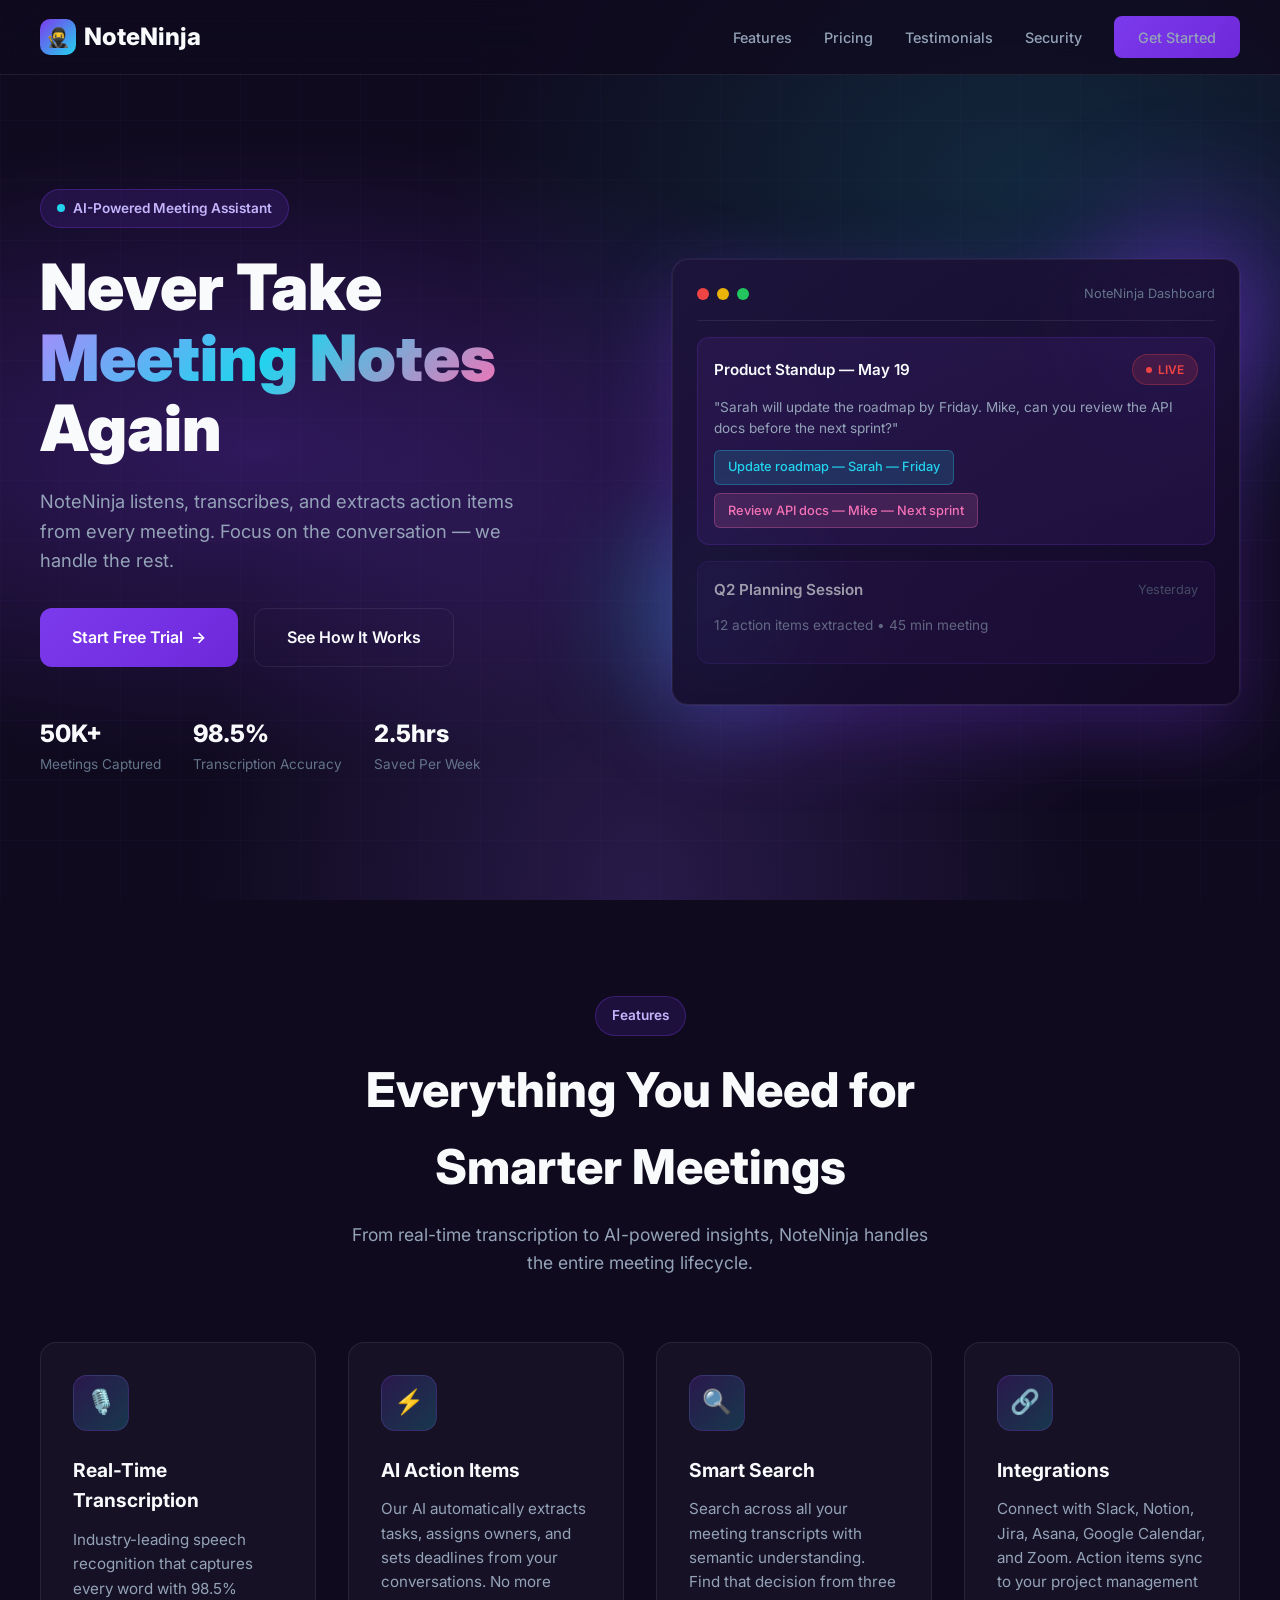
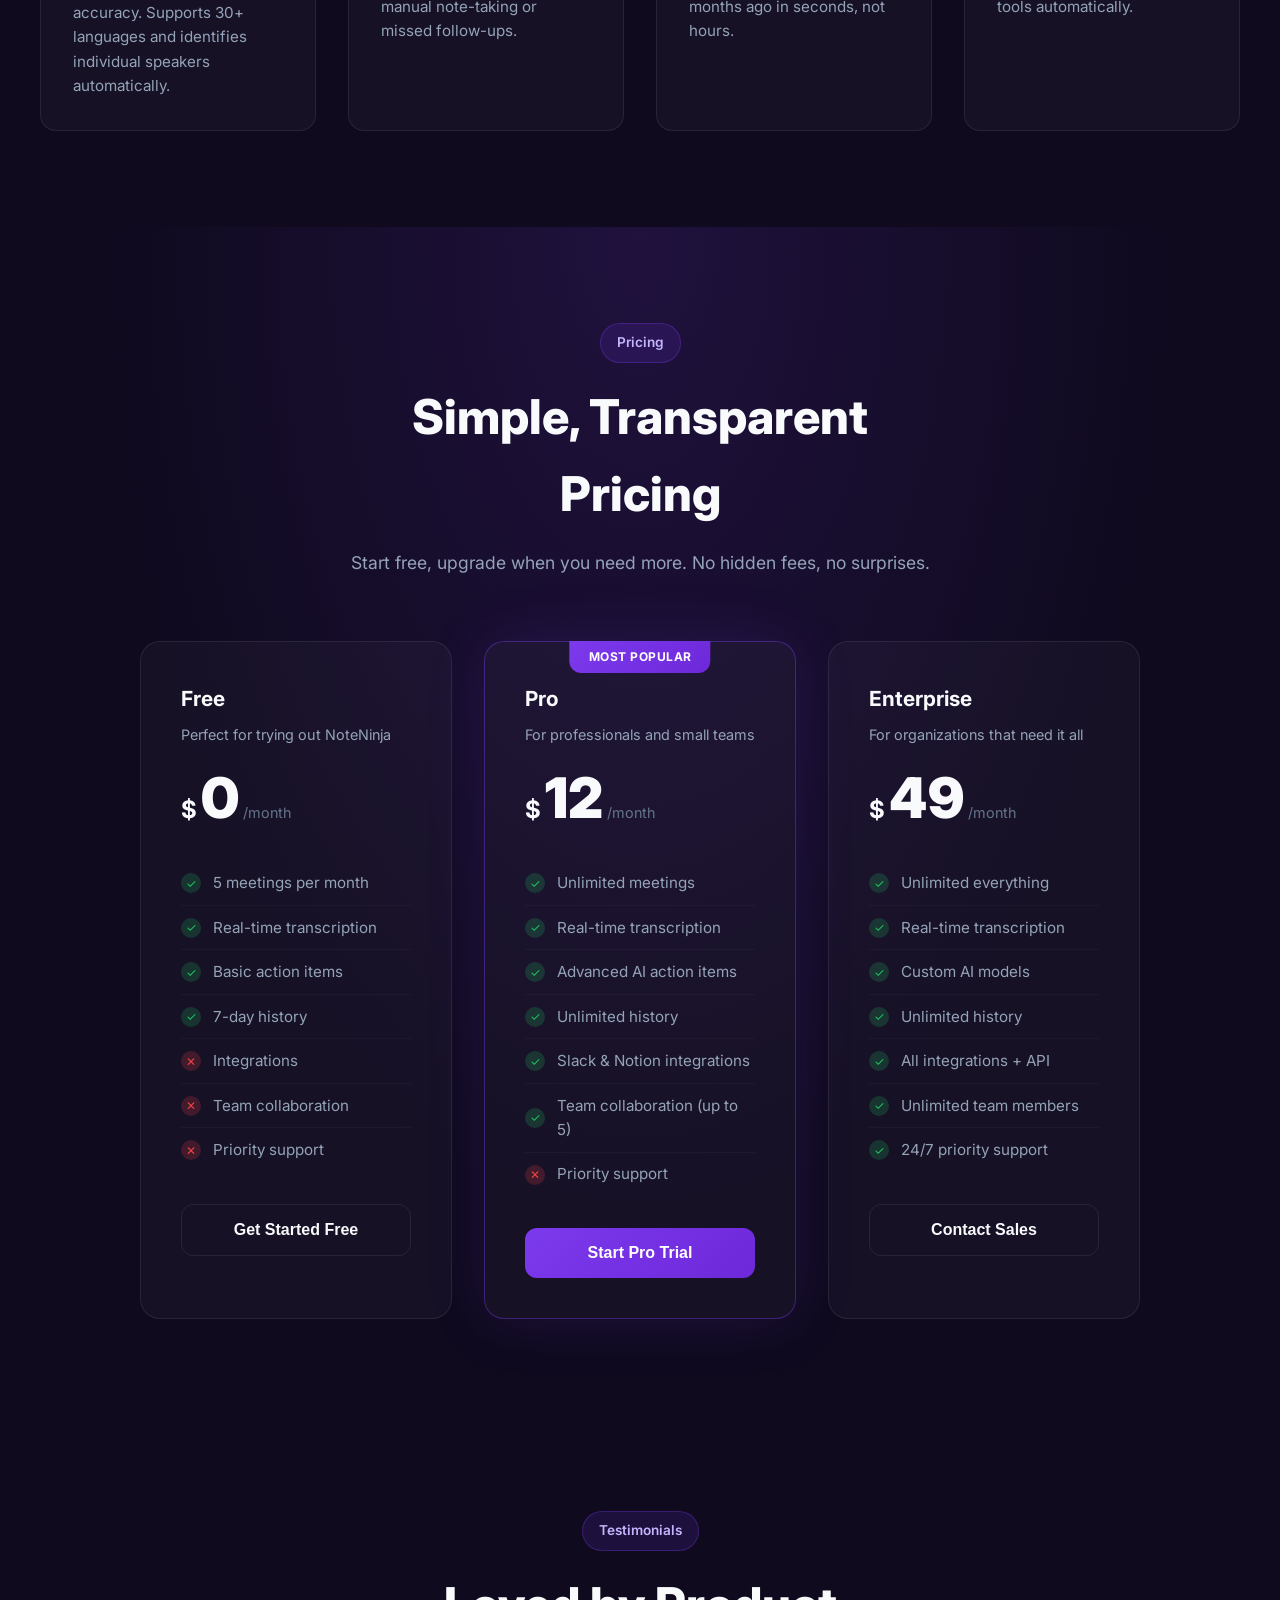
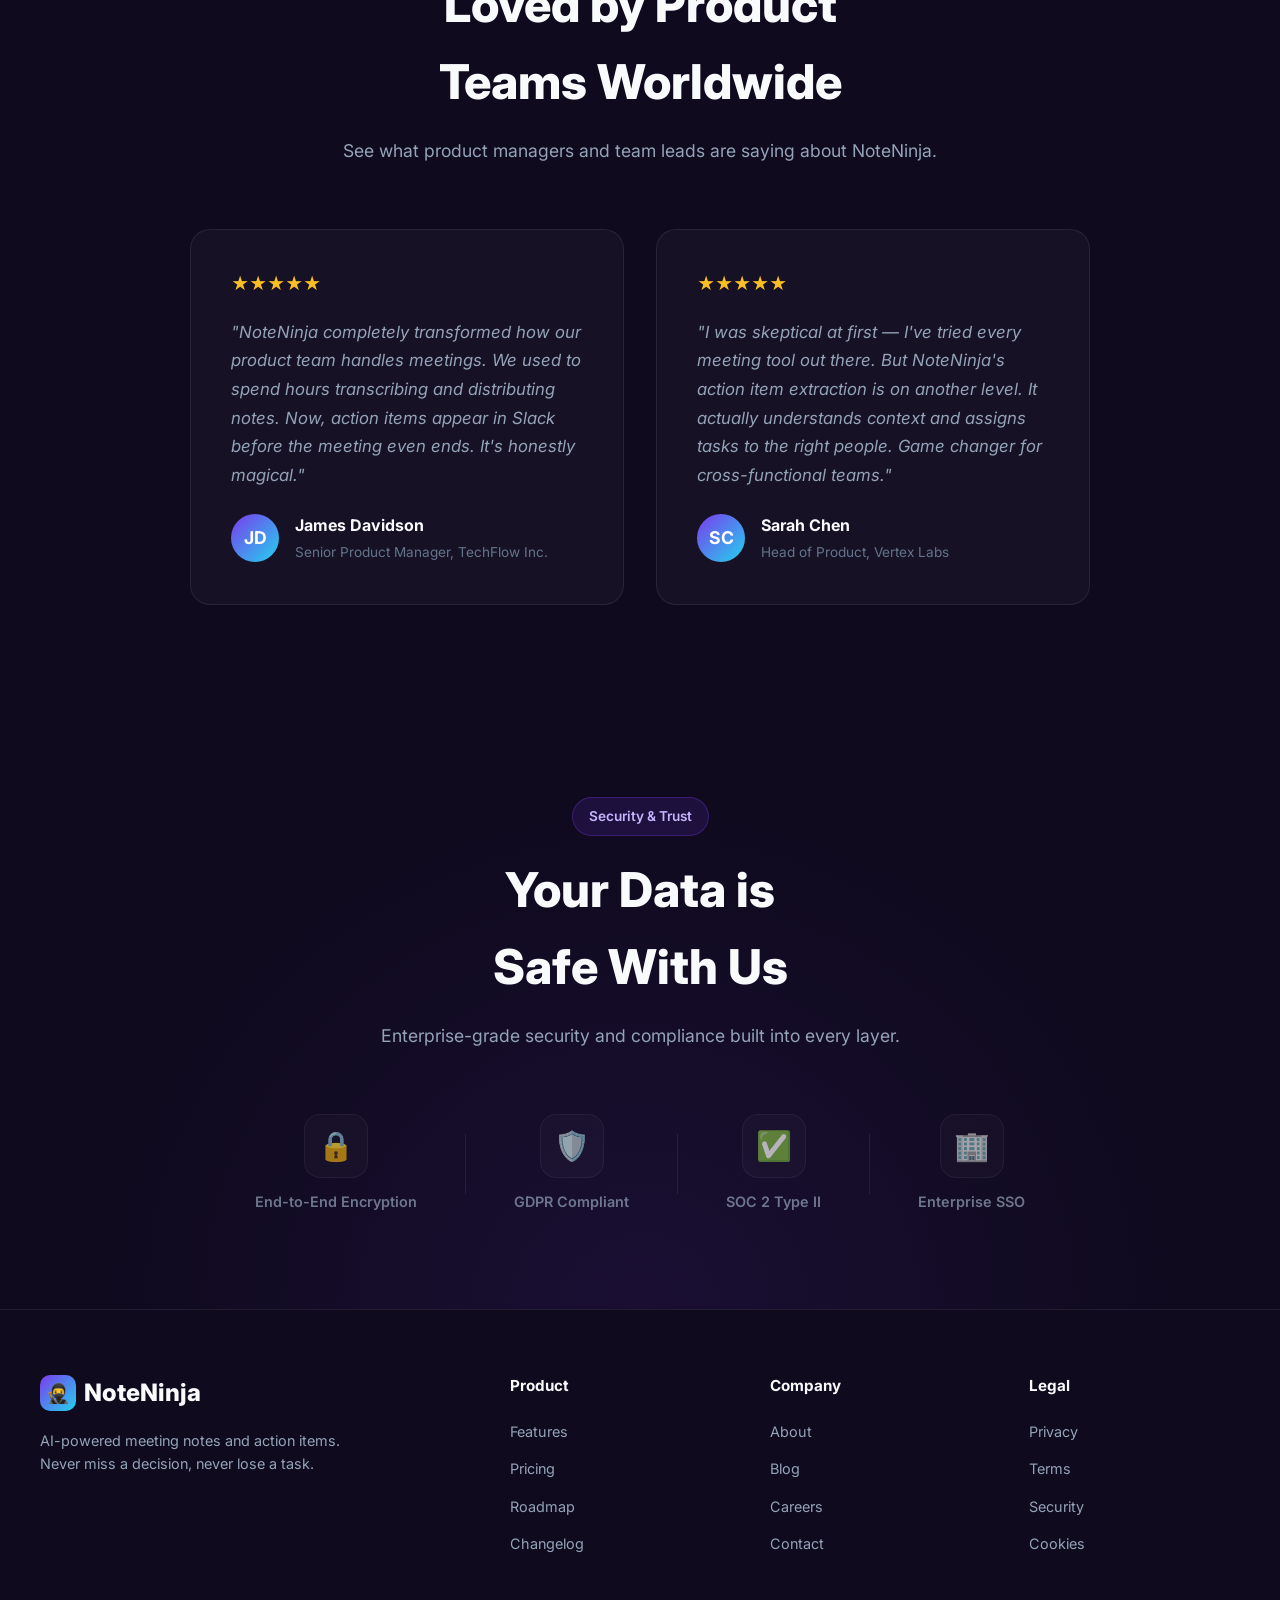
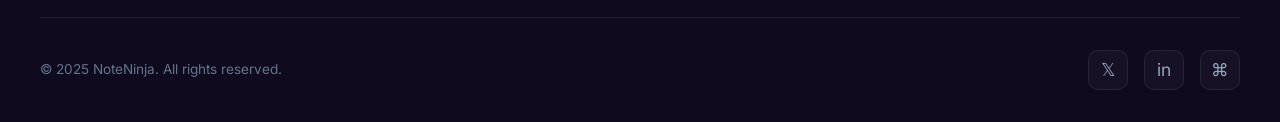
<file: landing.html>
<!DOCTYPE html>
<html lang="en">
<head>
  <meta charset="UTF-8">
  <meta name="viewport" content="width=device-width, initial-scale=1.0">
  <title>NoteNinja — AI-Powered Meeting Notes</title>
  <link rel="preconnect" href="https://fonts.googleapis.com">
  <link rel="preconnect" href="https://fonts.gstatic.com" crossorigin>
  <link href="https://fonts.googleapis.com/css2?family=Inter:wght@300;400;500;600;700;800;900&display=swap" rel="stylesheet">
  <script src="https://js.stripe.com/v3/"></script>
  <style>
    :root {
      --purple-50: #f5f3ff;
      --purple-100: #ede9fe;
      --purple-200: #ddd6fe;
      --purple-300: #c4b5fd;
      --purple-400: #a78bfa;
      --purple-500: #8b5cf6;
      --purple-600: #7c3aed;
      --purple-700: #6d28d9;
      --purple-800: #5b21b6;
      --purple-900: #4c1d95;
      --purple-950: #2e1065;
      --accent-cyan: #22d3ee;
      --accent-pink: #f472b6;
      --text-primary: #f8fafc;
      --text-secondary: #94a3b8;
      --text-muted: #64748b;
      --bg-dark: #0f0a1e;
      --bg-card: rgba(255, 255, 255, 0.03);
      --border-subtle: rgba(255, 255, 255, 0.08);
    }

    * {
      margin: 0;
      padding: 0;
      box-sizing: border-box;
    }

    html {
      scroll-behavior: smooth;
    }

    body {
      font-family: 'Inter', -apple-system, BlinkMacSystemFont, sans-serif;
      background: var(--bg-dark);
      color: var(--text-primary);
      line-height: 1.6;
      overflow-x: hidden;
    }

    /* Scrollbar */
    ::-webkit-scrollbar {
      width: 8px;
    }
    ::-webkit-scrollbar-track {
      background: var(--bg-dark);
    }
    ::-webkit-scrollbar-thumb {
      background: var(--purple-700);
      border-radius: 4px;
    }
    ::-webkit-scrollbar-thumb:hover {
      background: var(--purple-600);
    }

    /* Navigation */
    nav {
      position: fixed;
      top: 0;
      left: 0;
      right: 0;
      z-index: 1000;
      padding: 1rem 2rem;
      background: rgba(15, 10, 30, 0.8);
      backdrop-filter: blur(20px);
      border-bottom: 1px solid var(--border-subtle);
      transition: all 0.3s ease;
    }

    nav.scrolled {
      padding: 0.75rem 2rem;
      background: rgba(15, 10, 30, 0.95);
    }

    .nav-container {
      max-width: 1200px;
      margin: 0 auto;
      display: flex;
      align-items: center;
      justify-content: space-between;
    }

    .logo {
      display: flex;
      align-items: center;
      gap: 0.5rem;
      font-weight: 800;
      font-size: 1.5rem;
      color: var(--text-primary);
      text-decoration: none;
    }

    .logo-icon {
      width: 36px;
      height: 36px;
      background: linear-gradient(135deg, var(--purple-600), var(--accent-cyan));
      border-radius: 10px;
      display: flex;
      align-items: center;
      justify-content: center;
      font-size: 1.2rem;
    }

    .nav-links {
      display: flex;
      gap: 2rem;
      align-items: center;
    }

    .nav-links a {
      color: var(--text-secondary);
      text-decoration: none;
      font-weight: 500;
      font-size: 0.9rem;
      transition: color 0.3s ease;
    }

    .nav-links a:hover {
      color: var(--text-primary);
    }

    .nav-cta {
      background: linear-gradient(135deg, var(--purple-600), var(--purple-700));
      color: white;
      padding: 0.6rem 1.5rem;
      border-radius: 8px;
      font-weight: 600;
      font-size: 0.9rem;
      text-decoration: none;
      border: none;
      cursor: pointer;
      transition: all 0.3s ease;
    }

    .nav-cta:hover {
      transform: translateY(-2px);
      box-shadow: 0 10px 30px rgba(124, 58, 237, 0.4);
    }

    .mobile-menu-btn {
      display: none;
      background: none;
      border: none;
      color: var(--text-primary);
      font-size: 1.5rem;
      cursor: pointer;
    }

    /* Hero Section */
    .hero {
      position: relative;
      min-height: 100vh;
      display: flex;
      align-items: center;
      justify-content: center;
      padding: 8rem 2rem 4rem;
      overflow: hidden;
    }

    .hero-bg {
      position: absolute;
      inset: 0;
      background:
        radial-gradient(ellipse at 20% 50%, rgba(124, 58, 237, 0.3) 0%, transparent 50%),
        radial-gradient(ellipse at 80% 20%, rgba(34, 211, 238, 0.15) 0%, transparent 40%),
        radial-gradient(ellipse at 50% 100%, rgba(139, 92, 246, 0.2) 0%, transparent 50%);
      z-index: 0;
    }

    .hero-grid {
      position: absolute;
      inset: 0;
      background-image:
        linear-gradient(rgba(139, 92, 246, 0.03) 1px, transparent 1px),
        linear-gradient(90deg, rgba(139, 92, 246, 0.03) 1px, transparent 1px);
      background-size: 60px 60px;
      z-index: 0;
    }

    .hero-content {
      position: relative;
      z-index: 1;
      max-width: 1200px;
      width: 100%;
      display: grid;
      grid-template-columns: 1fr 1fr;
      gap: 4rem;
      align-items: center;
    }

    .hero-badge {
      display: inline-flex;
      align-items: center;
      gap: 0.5rem;
      background: rgba(124, 58, 237, 0.15);
      border: 1px solid rgba(124, 58, 237, 0.3);
      color: var(--purple-300);
      padding: 0.5rem 1rem;
      border-radius: 100px;
      font-size: 0.85rem;
      font-weight: 600;
      margin-bottom: 1.5rem;
      animation: fadeInUp 0.6s ease;
    }

    .hero-badge .pulse {
      width: 8px;
      height: 8px;
      background: var(--accent-cyan);
      border-radius: 50%;
      animation: pulse 2s infinite;
    }

    @keyframes pulse {
      0%, 100% { opacity: 1; transform: scale(1); }
      50% { opacity: 0.5; transform: scale(1.2); }
    }

    .hero h1 {
      font-size: clamp(2.5rem, 5vw, 4rem);
      font-weight: 900;
      line-height: 1.1;
      margin-bottom: 1.5rem;
      animation: fadeInUp 0.6s ease 0.1s both;
    }

    .hero h1 .gradient-text {
      background: linear-gradient(135deg, var(--purple-400), var(--accent-cyan), var(--accent-pink));
      -webkit-background-clip: text;
      -webkit-text-fill-color: transparent;
      background-clip: text;
    }

    .hero-subtitle {
      font-size: 1.15rem;
      color: var(--text-secondary);
      max-width: 500px;
      margin-bottom: 2rem;
      animation: fadeInUp 0.6s ease 0.2s both;
    }

    .hero-buttons {
      display: flex;
      gap: 1rem;
      animation: fadeInUp 0.6s ease 0.3s both;
    }

    .btn-primary {
      background: linear-gradient(135deg, var(--purple-600), var(--purple-700));
      color: white;
      padding: 1rem 2rem;
      border-radius: 12px;
      font-weight: 600;
      font-size: 1rem;
      text-decoration: none;
      border: none;
      cursor: pointer;
      transition: all 0.3s ease;
      display: inline-flex;
      align-items: center;
      gap: 0.5rem;
    }

    .btn-primary:hover {
      transform: translateY(-2px);
      box-shadow: 0 15px 40px rgba(124, 58, 237, 0.5);
    }

    .btn-secondary {
      background: transparent;
      color: var(--text-primary);
      padding: 1rem 2rem;
      border-radius: 12px;
      font-weight: 600;
      font-size: 1rem;
      text-decoration: none;
      border: 1px solid var(--border-subtle);
      cursor: pointer;
      transition: all 0.3s ease;
      display: inline-flex;
      align-items: center;
      gap: 0.5rem;
    }

    .btn-secondary:hover {
      background: rgba(255, 255, 255, 0.05);
      border-color: rgba(255, 255, 255, 0.2);
    }

    .hero-stats {
      display: flex;
      gap: 2rem;
      margin-top: 3rem;
      animation: fadeInUp 0.6s ease 0.4s both;
    }

    .stat {
      text-align: left;
    }

    .stat-value {
      font-size: 1.5rem;
      font-weight: 800;
      color: var(--text-primary);
    }

    .stat-label {
      font-size: 0.85rem;
      color: var(--text-muted);
    }

    /* Hero Screenshot */
    .hero-visual {
      position: relative;
      animation: fadeInUp 0.6s ease 0.3s both;
    }

    .app-mockup {
      background: linear-gradient(145deg, rgba(30, 20, 60, 0.9), rgba(20, 10, 40, 0.95));
      border: 1px solid var(--border-subtle);
      border-radius: 16px;
      padding: 1.5rem;
      box-shadow:
        0 25px 80px rgba(124, 58, 237, 0.3),
        0 0 0 1px rgba(139, 92, 246, 0.1);
      backdrop-filter: blur(20px);
    }

    .mockup-header {
      display: flex;
      align-items: center;
      gap: 0.5rem;
      margin-bottom: 1rem;
      padding-bottom: 1rem;
      border-bottom: 1px solid var(--border-subtle);
    }

    .mockup-dot {
      width: 12px;
      height: 12px;
      border-radius: 50%;
    }

    .mockup-dot.red { background: #ef4444; }
    .mockup-dot.yellow { background: #eab308; }
    .mockup-dot.green { background: #22c55e; }

    .mockup-content {
      space-y: 1rem;
    }

    .mockup-meeting {
      background: rgba(124, 58, 237, 0.1);
      border: 1px solid rgba(124, 58, 237, 0.2);
      border-radius: 12px;
      padding: 1rem;
      margin-bottom: 1rem;
    }

    .mockup-meeting-header {
      display: flex;
      align-items: center;
      justify-content: space-between;
      margin-bottom: 0.75rem;
    }

    .mockup-title {
      font-weight: 600;
      font-size: 0.95rem;
    }

    .mockup-time {
      font-size: 0.8rem;
      color: var(--text-muted);
    }

    .mockup-transcript {
      font-size: 0.85rem;
      color: var(--text-secondary);
      line-height: 1.5;
      margin-bottom: 0.75rem;
    }

    .mockup-actions {
      display: flex;
      flex-wrap: wrap;
      gap: 0.5rem;
    }

    .mockup-action {
      background: rgba(34, 211, 238, 0.15);
      border: 1px solid rgba(34, 211, 238, 0.3);
      color: var(--accent-cyan);
      padding: 0.4rem 0.8rem;
      border-radius: 6px;
      font-size: 0.8rem;
      font-weight: 500;
    }

    .mockup-action.pink {
      background: rgba(244, 114, 182, 0.15);
      border-color: rgba(244, 114, 182, 0.3);
      color: var(--accent-pink);
    }

    .live-indicator {
      display: inline-flex;
      align-items: center;
      gap: 0.4rem;
      background: rgba(239, 68, 68, 0.15);
      border: 1px solid rgba(239, 68, 68, 0.3);
      color: #ef4444;
      padding: 0.3rem 0.8rem;
      border-radius: 100px;
      font-size: 0.75rem;
      font-weight: 600;
    }

    .live-indicator .dot {
      width: 6px;
      height: 6px;
      background: #ef4444;
      border-radius: 50%;
      animation: pulse 1.5s infinite;
    }

    /* Floating elements */
    .float-orb {
      position: absolute;
      border-radius: 50%;
      filter: blur(60px);
      opacity: 0.4;
      animation: float 6s ease-in-out infinite;
    }

    .float-orb-1 {
      width: 200px;
      height: 200px;
      background: var(--purple-600);
      top: -50px;
      right: -50px;
      animation-delay: 0s;
    }

    .float-orb-2 {
      width: 150px;
      height: 150px;
      background: var(--accent-cyan);
      bottom: 20px;
      left: -30px;
      animation-delay: 2s;
    }

    @keyframes float {
      0%, 100% { transform: translateY(0) scale(1); }
      50% { transform: translateY(-20px) scale(1.05); }
    }

    @keyframes fadeInUp {
      from {
        opacity: 0;
        transform: translateY(30px);
      }
      to {
        opacity: 1;
        transform: translateY(0);
      }
    }

    /* Section Styles */
    section {
      padding: 6rem 2rem;
      position: relative;
    }

    .section-container {
      max-width: 1200px;
      margin: 0 auto;
    }

    .section-header {
      text-align: center;
      margin-bottom: 4rem;
    }

    .section-tag {
      display: inline-block;
      background: rgba(124, 58, 237, 0.15);
      border: 1px solid rgba(124, 58, 237, 0.3);
      color: var(--purple-300);
      padding: 0.5rem 1rem;
      border-radius: 100px;
      font-size: 0.85rem;
      font-weight: 600;
      margin-bottom: 1rem;
    }

    .section-title {
      font-size: clamp(2rem, 4vw, 3rem);
      font-weight: 800;
      margin-bottom: 1rem;
    }

    .section-subtitle {
      font-size: 1.1rem;
      color: var(--text-secondary);
      max-width: 600px;
      margin: 0 auto;
    }

    /* Features */
    .features-grid {
      display: grid;
      grid-template-columns: repeat(auto-fit, minmax(260px, 1fr));
      gap: 2rem;
    }

    .feature-card {
      background: var(--bg-card);
      border: 1px solid var(--border-subtle);
      border-radius: 16px;
      padding: 2rem;
      transition: all 0.4s ease;
      position: relative;
      overflow: hidden;
    }

    .feature-card::before {
      content: '';
      position: absolute;
      top: 0;
      left: 0;
      right: 0;
      height: 3px;
      background: linear-gradient(90deg, var(--purple-600), var(--accent-cyan));
      transform: scaleX(0);
      transition: transform 0.4s ease;
    }

    .feature-card:hover {
      transform: translateY(-5px);
      border-color: rgba(139, 92, 246, 0.3);
      box-shadow: 0 20px 60px rgba(124, 58, 237, 0.2);
    }

    .feature-card:hover::before {
      transform: scaleX(1);
    }

    .feature-icon {
      width: 56px;
      height: 56px;
      background: linear-gradient(135deg, rgba(124, 58, 237, 0.2), rgba(34, 211, 238, 0.2));
      border-radius: 14px;
      display: flex;
      align-items: center;
      justify-content: center;
      font-size: 1.5rem;
      margin-bottom: 1.5rem;
      border: 1px solid rgba(139, 92, 246, 0.2);
    }

    .feature-card h3 {
      font-size: 1.2rem;
      font-weight: 700;
      margin-bottom: 0.75rem;
    }

    .feature-card p {
      color: var(--text-secondary);
      font-size: 0.95rem;
      line-height: 1.6;
    }

    /* Pricing */
    .pricing-section {
      background:
        radial-gradient(ellipse at 50% 0%, rgba(124, 58, 237, 0.15) 0%, transparent 60%);
    }

    .pricing-grid {
      display: grid;
      grid-template-columns: repeat(auto-fit, minmax(300px, 1fr));
      gap: 2rem;
      max-width: 1000px;
      margin: 0 auto;
    }

    .pricing-card {
      background: var(--bg-card);
      border: 1px solid var(--border-subtle);
      border-radius: 20px;
      padding: 2.5rem;
      transition: all 0.4s ease;
      position: relative;
    }

    .pricing-card.popular {
      border-color: rgba(124, 58, 237, 0.4);
      box-shadow: 0 0 60px rgba(124, 58, 237, 0.15);
      transform: scale(1.02);
    }

    .pricing-card.popular::before {
      content: 'MOST POPULAR';
      position: absolute;
      top: -1px;
      left: 50%;
      transform: translateX(-50%);
      background: linear-gradient(135deg, var(--purple-600), var(--purple-700));
      color: white;
      padding: 0.4rem 1.2rem;
      border-radius: 0 0 12px 12px;
      font-size: 0.75rem;
      font-weight: 700;
      letter-spacing: 0.5px;
    }

    .pricing-card:hover {
      transform: translateY(-5px);
      border-color: rgba(139, 92, 246, 0.4);
    }

    .pricing-card.popular:hover {
      transform: scale(1.02) translateY(-5px);
    }

    .pricing-name {
      font-size: 1.3rem;
      font-weight: 700;
      margin-bottom: 0.5rem;
    }

    .pricing-desc {
      color: var(--text-secondary);
      font-size: 0.9rem;
      margin-bottom: 1.5rem;
    }

    .pricing-price {
      display: flex;
      align-items: baseline;
      gap: 0.25rem;
      margin-bottom: 2rem;
    }

    .pricing-price .currency {
      font-size: 1.5rem;
      font-weight: 700;
      color: var(--text-primary);
    }

    .pricing-price .amount {
      font-size: 3.5rem;
      font-weight: 900;
      color: var(--text-primary);
      line-height: 1;
    }

    .pricing-price .period {
      color: var(--text-muted);
      font-size: 0.9rem;
    }

    .pricing-features {
      list-style: none;
      margin-bottom: 2rem;
    }

    .pricing-features li {
      display: flex;
      align-items: center;
      gap: 0.75rem;
      padding: 0.6rem 0;
      color: var(--text-secondary);
      font-size: 0.95rem;
      border-bottom: 1px solid rgba(255, 255, 255, 0.03);
    }

    .pricing-features li:last-child {
      border-bottom: none;
    }

    .pricing-features .check {
      width: 20px;
      height: 20px;
      background: rgba(34, 197, 94, 0.2);
      border-radius: 50%;
      display: flex;
      align-items: center;
      justify-content: center;
      color: #22c55e;
      font-size: 0.75rem;
      flex-shrink: 0;
    }

    .pricing-features .x-mark {
      width: 20px;
      height: 20px;
      background: rgba(239, 68, 68, 0.2);
      border-radius: 50%;
      display: flex;
      align-items: center;
      justify-content: center;
      color: #ef4444;
      font-size: 0.75rem;
      flex-shrink: 0;
    }

    .pricing-btn {
      width: 100%;
      padding: 1rem;
      border-radius: 12px;
      font-weight: 600;
      font-size: 1rem;
      cursor: pointer;
      transition: all 0.3s ease;
      border: none;
    }

    .pricing-btn-primary {
      background: linear-gradient(135deg, var(--purple-600), var(--purple-700));
      color: white;
    }

    .pricing-btn-primary:hover {
      transform: translateY(-2px);
      box-shadow: 0 10px 30px rgba(124, 58, 237, 0.4);
    }

    .pricing-btn-secondary {
      background: transparent;
      color: var(--text-primary);
      border: 1px solid var(--border-subtle);
    }

    .pricing-btn-secondary:hover {
      background: rgba(255, 255, 255, 0.05);
      border-color: rgba(255, 255, 255, 0.2);
    }

    /* Testimonials */
    .testimonials-grid {
      display: grid;
      grid-template-columns: repeat(auto-fit, minmax(350px, 1fr));
      gap: 2rem;
      max-width: 900px;
      margin: 0 auto;
    }

    .testimonial-card {
      background: var(--bg-card);
      border: 1px solid var(--border-subtle);
      border-radius: 20px;
      padding: 2.5rem;
      transition: all 0.4s ease;
    }

    .testimonial-card:hover {
      transform: translateY(-3px);
      border-color: rgba(139, 92, 246, 0.3);
    }

    .testimonial-stars {
      color: #fbbf24;
      font-size: 1.1rem;
      margin-bottom: 1.25rem;
    }

    .testimonial-text {
      font-size: 1.05rem;
      line-height: 1.7;
      color: var(--text-secondary);
      margin-bottom: 1.5rem;
      font-style: italic;
    }

    .testimonial-author {
      display: flex;
      align-items: center;
      gap: 1rem;
    }

    .testimonial-avatar {
      width: 48px;
      height: 48px;
      border-radius: 50%;
      background: linear-gradient(135deg, var(--purple-600), var(--accent-cyan));
      display: flex;
      align-items: center;
      justify-content: center;
      font-weight: 700;
      color: white;
      font-size: 1.1rem;
    }

    .testimonial-info h4 {
      font-weight: 700;
      margin-bottom: 0.2rem;
    }

    .testimonial-info p {
      font-size: 0.85rem;
      color: var(--text-muted);
    }

    /* Security / Trust */
    .trust-section {
      background:
        radial-gradient(ellipse at 50% 100%, rgba(124, 58, 237, 0.1) 0%, transparent 60%);
    }

    .trust-badges {
      display: flex;
      justify-content: center;
      align-items: center;
      gap: 3rem;
      flex-wrap: wrap;
    }

    .trust-badge {
      display: flex;
      flex-direction: column;
      align-items: center;
      gap: 0.75rem;
      opacity: 0.7;
      transition: opacity 0.3s ease;
    }

    .trust-badge:hover {
      opacity: 1;
    }

    .trust-badge-icon {
      width: 64px;
      height: 64px;
      background: var(--bg-card);
      border: 1px solid var(--border-subtle);
      border-radius: 16px;
      display: flex;
      align-items: center;
      justify-content: center;
      font-size: 1.8rem;
    }

    .trust-badge-label {
      font-size: 0.9rem;
      font-weight: 600;
      color: var(--text-secondary);
    }

    .trust-separator {
      width: 1px;
      height: 60px;
      background: var(--border-subtle);
    }

    /* Footer */
    footer {
      border-top: 1px solid var(--border-subtle);
      padding: 4rem 2rem 2rem;
    }

    .footer-container {
      max-width: 1200px;
      margin: 0 auto;
    }

    .footer-grid {
      display: grid;
      grid-template-columns: 2fr 1fr 1fr 1fr;
      gap: 3rem;
      margin-bottom: 3rem;
    }

    .footer-brand {
      max-width: 300px;
    }

    .footer-brand .logo {
      margin-bottom: 1rem;
    }

    .footer-brand p {
      color: var(--text-secondary);
      font-size: 0.9rem;
      line-height: 1.6;
    }

    .footer-links h4 {
      font-weight: 700;
      margin-bottom: 1.25rem;
      font-size: 0.95rem;
    }

    .footer-links ul {
      list-style: none;
    }

    .footer-links li {
      margin-bottom: 0.75rem;
    }

    .footer-links a {
      color: var(--text-secondary);
      text-decoration: none;
      font-size: 0.9rem;
      transition: color 0.3s ease;
    }

    .footer-links a:hover {
      color: var(--text-primary);
    }

    .footer-bottom {
      border-top: 1px solid var(--border-subtle);
      padding-top: 2rem;
      display: flex;
      justify-content: space-between;
      align-items: center;
      flex-wrap: wrap;
      gap: 1rem;
    }

    .footer-copyright {
      color: var(--text-muted);
      font-size: 0.85rem;
    }

    .footer-social {
      display: flex;
      gap: 1rem;
    }

    .footer-social a {
      width: 40px;
      height: 40px;
      background: var(--bg-card);
      border: 1px solid var(--border-subtle);
      border-radius: 10px;
      display: flex;
      align-items: center;
      justify-content: center;
      color: var(--text-secondary);
      text-decoration: none;
      font-size: 1.1rem;
      transition: all 0.3s ease;
    }

    .footer-social a:hover {
      background: rgba(124, 58, 237, 0.2);
      border-color: rgba(124, 58, 237, 0.4);
      color: var(--text-primary);
    }

    /* Toast Notification */
    .toast {
      position: fixed;
      bottom: 2rem;
      right: 2rem;
      background: linear-gradient(135deg, var(--purple-700), var(--purple-900));
      color: white;
      padding: 1rem 1.5rem;
      border-radius: 12px;
      font-weight: 600;
      box-shadow: 0 10px 40px rgba(124, 58, 237, 0.4);
      transform: translateY(100px);
      opacity: 0;
      transition: all 0.4s ease;
      z-index: 10000;
      border: 1px solid rgba(139, 92, 246, 0.3);
    }

    .toast.show {
      transform: translateY(0);
      opacity: 1;
    }

    /* Responsive */
    @media (max-width: 900px) {
      .hero-content {
        grid-template-columns: 1fr;
        text-align: center;
      }

      .hero-subtitle {
        margin-left: auto;
        margin-right: auto;
      }

      .hero-buttons {
        justify-content: center;
      }

      .hero-stats {
        justify-content: center;
      }

      .hero-visual {
        order: -1;
      }

      .nav-links {
        display: none;
      }

      .mobile-menu-btn {
        display: block;
      }

      .footer-grid {
        grid-template-columns: 1fr 1fr;
      }

      .trust-separator {
        display: none;
      }
    }

    @media (max-width: 600px) {
      .hero-buttons {
        flex-direction: column;
      }

      .hero-stats {
        flex-direction: column;
        gap: 1rem;
        text-align: center;
      }

      .stat {
        text-align: center;
      }

      .pricing-grid {
        grid-template-columns: 1fr;
      }

      .pricing-card.popular {
        transform: scale(1);
      }

      .testimonials-grid {
        grid-template-columns: 1fr;
      }

      .footer-grid {
        grid-template-columns: 1fr;
      }

      .footer-bottom {
        flex-direction: column;
        text-align: center;
      }
    }

    /* Loading state for Stripe buttons */
    .pricing-btn.loading {
      opacity: 0.7;
      cursor: wait;
    }

    .pricing-btn.loading::after {
      content: '';
      display: inline-block;
      width: 16px;
      height: 16px;
      border: 2px solid rgba(255,255,255,0.3);
      border-top-color: white;
      border-radius: 50%;
      margin-left: 8px;
      animation: spin 0.8s linear infinite;
    }

    @keyframes spin {
      to { transform: rotate(360deg); }
    }
  </style>
</head>
<body>

  <!-- Navigation -->
  <nav id="navbar">
    <div class="nav-container">
      <a href="#" class="logo">
        <div class="logo-icon">🥷</div>
        NoteNinja
      </a>
      <div class="nav-links">
        <a href="#features">Features</a>
        <a href="#pricing">Pricing</a>
        <a href="#testimonials">Testimonials</a>
        <a href="#trust">Security</a>
        <a href="#pricing" class="nav-cta">Get Started</a>
      </div>
      <button class="mobile-menu-btn" onclick="scrollToSection('pricing')">☰</button>
    </div>
  </nav>

  <!-- Hero Section -->
  <section class="hero">
    <div class="hero-bg"></div>
    <div class="hero-grid"></div>
    <div class="hero-content">
      <div class="hero-text">
        <div class="hero-badge">
          <span class="pulse"></span>
          AI-Powered Meeting Assistant
        </div>
        <h1>
          Never Take<br>
          <span class="gradient-text">Meeting Notes</span><br>
          Again
        </h1>
        <p class="hero-subtitle">
          NoteNinja listens, transcribes, and extracts action items from every meeting.
          Focus on the conversation — we handle the rest.
        </p>
        <div class="hero-buttons">
          <a href="#pricing" class="btn-primary">
            Start Free Trial
            <span>→</span>
          </a>
          <a href="#features" class="btn-secondary">
            See How It Works
          </a>
        </div>
        <div class="hero-stats">
          <div class="stat">
            <div class="stat-value">50K+</div>
            <div class="stat-label">Meetings Captured</div>
          </div>
          <div class="stat">
            <div class="stat-value">98.5%</div>
            <div class="stat-label">Transcription Accuracy</div>
          </div>
          <div class="stat">
            <div class="stat-value">2.5hrs</div>
            <div class="stat-label">Saved Per Week</div>
          </div>
        </div>
      </div>
      <div class="hero-visual">
        <div class="float-orb float-orb-1"></div>
        <div class="float-orb float-orb-2"></div>
        <div class="app-mockup">
          <div class="mockup-header">
            <div class="mockup-dot red"></div>
            <div class="mockup-dot yellow"></div>
            <div class="mockup-dot green"></div>
            <span style="margin-left: auto; font-size: 0.8rem; color: var(--text-muted);">NoteNinja Dashboard</span>
          </div>
          <div class="mockup-content">
            <div class="mockup-meeting">
              <div class="mockup-meeting-header">
                <span class="mockup-title">Product Standup — May 19</span>
                <span class="live-indicator"><span class="dot"></span> LIVE</span>
              </div>
              <div class="mockup-transcript">
                "Sarah will update the roadmap by Friday. Mike, can you review the API docs before the next sprint?"
              </div>
              <div class="mockup-actions">
                <span class="mockup-action">Update roadmap — Sarah — Friday</span>
                <span class="mockup-action pink">Review API docs — Mike — Next sprint</span>
              </div>
            </div>
            <div class="mockup-meeting" style="opacity: 0.6;">
              <div class="mockup-meeting-header">
                <span class="mockup-title">Q2 Planning Session</span>
                <span style="font-size: 0.8rem; color: var(--text-muted);">Yesterday</span>
              </div>
              <div class="mockup-transcript">
                12 action items extracted • 45 min meeting
              </div>
            </div>
          </div>
        </div>
      </div>
    </div>
  </section>

  <!-- Features Section -->
  <section id="features">
    <div class="section-container">
      <div class="section-header">
        <div class="section-tag">Features</div>
        <h2 class="section-title">Everything You Need for<br><span class="gradient-text">Smarter Meetings</span></h2>
        <p class="section-subtitle">
          From real-time transcription to AI-powered insights, NoteNinja handles the entire meeting lifecycle.
        </p>
      </div>
      <div class="features-grid">
        <div class="feature-card">
          <div class="feature-icon">🎙️</div>
          <h3>Real-Time Transcription</h3>
          <p>Industry-leading speech recognition that captures every word with 98.5% accuracy. Supports 30+ languages and identifies individual speakers automatically.</p>
        </div>
        <div class="feature-card">
          <div class="feature-icon">⚡</div>
          <h3>AI Action Items</h3>
          <p>Our AI automatically extracts tasks, assigns owners, and sets deadlines from your conversations. No more manual note-taking or missed follow-ups.</p>
        </div>
        <div class="feature-card">
          <div class="feature-icon">🔍</div>
          <h3>Smart Search</h3>
          <p>Search across all your meeting transcripts with semantic understanding. Find that decision from three months ago in seconds, not hours.</p>
        </div>
        <div class="feature-card">
          <div class="feature-icon">🔗</div>
          <h3>Integrations</h3>
          <p>Connect with Slack, Notion, Jira, Asana, Google Calendar, and Zoom. Action items sync to your project management tools automatically.</p>
        </div>
      </div>
    </div>
  </section>

  <!-- Pricing Section -->
  <section id="pricing" class="pricing-section">
    <div class="section-container">
      <div class="section-header">
        <div class="section-tag">Pricing</div>
        <h2 class="section-title">Simple, Transparent<br><span class="gradient-text">Pricing</span></h2>
        <p class="section-subtitle">
          Start free, upgrade when you need more. No hidden fees, no surprises.
        </p>
      </div>
      <div class="pricing-grid">
        <!-- Free Tier -->
        <div class="pricing-card">
          <div class="pricing-name">Free</div>
          <div class="pricing-desc">Perfect for trying out NoteNinja</div>
          <div class="pricing-price">
            <span class="currency">$</span>
            <span class="amount">0</span>
            <span class="period">/month</span>
          </div>
          <ul class="pricing-features">
            <li><span class="check">✓</span> 5 meetings per month</li>
            <li><span class="check">✓</span> Real-time transcription</li>
            <li><span class="check">✓</span> Basic action items</li>
            <li><span class="check">✓</span> 7-day history</li>
            <li><span class="x-mark">✕</span> Integrations</li>
            <li><span class="x-mark">✕</span> Team collaboration</li>
            <li><span class="x-mark">✕</span> Priority support</li>
          </ul>
          <button class="pricing-btn pricing-btn-secondary stripe-checkout" data-plan="free">
            Get Started Free
          </button>
        </div>

        <!-- Pro Tier -->
        <div class="pricing-card popular">
          <div class="pricing-name">Pro</div>
          <div class="pricing-desc">For professionals and small teams</div>
          <div class="pricing-price">
            <span class="currency">$</span>
            <span class="amount">12</span>
            <span class="period">/month</span>
          </div>
          <ul class="pricing-features">
            <li><span class="check">✓</span> Unlimited meetings</li>
            <li><span class="check">✓</span> Real-time transcription</li>
            <li><span class="check">✓</span> Advanced AI action items</li>
            <li><span class="check">✓</span> Unlimited history</li>
            <li><span class="check">✓</span> Slack & Notion integrations</li>
            <li><span class="check">✓</span> Team collaboration (up to 5)</li>
            <li><span class="x-mark">✕</span> Priority support</li>
          </ul>
          <button class="pricing-btn pricing-btn-primary stripe-checkout" data-plan="pro" data-price="1200">
            Start Pro Trial
          </button>
        </div>

        <!-- Enterprise Tier -->
        <div class="pricing-card">
          <div class="pricing-name">Enterprise</div>
          <div class="pricing-desc">For organizations that need it all</div>
          <div class="pricing-price">
            <span class="currency">$</span>
            <span class="amount">49</span>
            <span class="period">/month</span>
          </div>
          <ul class="pricing-features">
            <li><span class="check">✓</span> Unlimited everything</li>
            <li><span class="check">✓</span> Real-time transcription</li>
            <li><span class="check">✓</span> Custom AI models</li>
            <li><span class="check">✓</span> Unlimited history</li>
            <li><span class="check">✓</span> All integrations + API</li>
            <li><span class="check">✓</span> Unlimited team members</li>
            <li><span class="check">✓</span> 24/7 priority support</li>
          </ul>
          <button class="pricing-btn pricing-btn-secondary stripe-checkout" data-plan="enterprise" data-price="4900">
            Contact Sales
          </button>
        </div>
      </div>
    </div>
  </section>

  <!-- Testimonials Section -->
  <section id="testimonials">
    <div class="section-container">
      <div class="section-header">
        <div class="section-tag">Testimonials</div>
        <h2 class="section-title">Loved by Product<br><span class="gradient-text">Teams Worldwide</span></h2>
        <p class="section-subtitle">
          See what product managers and team leads are saying about NoteNinja.
        </p>
      </div>
      <div class="testimonials-grid">
        <div class="testimonial-card">
          <div class="testimonial-stars">★★★★★</div>
          <p class="testimonial-text">
            "NoteNinja completely transformed how our product team handles meetings. We used to spend hours transcribing and distributing notes. Now, action items appear in Slack before the meeting even ends. It's honestly magical."
          </p>
          <div class="testimonial-author">
            <div class="testimonial-avatar">JD</div>
            <div class="testimonial-info">
              <h4>James Davidson</h4>
              <p>Senior Product Manager, TechFlow Inc.</p>
            </div>
          </div>
        </div>
        <div class="testimonial-card">
          <div class="testimonial-stars">★★★★★</div>
          <p class="testimonial-text">
            "I was skeptical at first — I've tried every meeting tool out there. But NoteNinja's action item extraction is on another level. It actually understands context and assigns tasks to the right people. Game changer for cross-functional teams."
          </p>
          <div class="testimonial-author">
            <div class="testimonial-avatar">SC</div>
            <div class="testimonial-info">
              <h4>Sarah Chen</h4>
              <p>Head of Product, Vertex Labs</p>
            </div>
          </div>
        </div>
      </div>
    </div>
  </section>

  <!-- Security / Trust Section -->
  <section id="trust" class="trust-section">
    <div class="section-container">
      <div class="section-header">
        <div class="section-tag">Security & Trust</div>
        <h2 class="section-title">Your Data is<br><span class="gradient-text">Safe With Us</span></h2>
        <p class="section-subtitle">
          Enterprise-grade security and compliance built into every layer.
        </p>
      </div>
      <div class="trust-badges">
        <div class="trust-badge">
          <div class="trust-badge-icon">🔒</div>
          <div class="trust-badge-label">End-to-End Encryption</div>
        </div>
        <div class="trust-separator"></div>
        <div class="trust-badge">
          <div class="trust-badge-icon">🛡️</div>
          <div class="trust-badge-label">GDPR Compliant</div>
        </div>
        <div class="trust-separator"></div>
        <div class="trust-badge">
          <div class="trust-badge-icon">✅</div>
          <div class="trust-badge-label">SOC 2 Type II</div>
        </div>
        <div class="trust-separator"></div>
        <div class="trust-badge">
          <div class="trust-badge-icon">🏢</div>
          <div class="trust-badge-label">Enterprise SSO</div>
        </div>
      </div>
    </div>
  </section>

  <!-- Footer -->
  <footer>
    <div class="footer-container">
      <div class="footer-grid">
        <div class="footer-brand">
          <a href="#" class="logo">
            <div class="logo-icon">🥷</div>
            NoteNinja
          </a>
          <p>AI-powered meeting notes and action items. Never miss a decision, never lose a task.</p>
        </div>
        <div class="footer-links">
          <h4>Product</h4>
          <ul>
            <li><a href="#features">Features</a></li>
            <li><a href="#pricing">Pricing</a></li>
            <li><a href="#" onclick="showToast('Roadmap coming soon!'); return false;">Roadmap</a></li>
            <li><a href="#" onclick="showToast('Changelog coming soon!'); return false;">Changelog</a></li>
          </ul>
        </div>
        <div class="footer-links">
          <h4>Company</h4>
          <ul>
            <li><a href="#" onclick="showToast('About page coming soon!'); return false;">About</a></li>
            <li><a href="#" onclick="showToast('Blog coming soon!'); return false;">Blog</a></li>
            <li><a href="#" onclick="showToast('Careers page coming soon!'); return false;">Careers</a></li>
            <li><a href="#" onclick="showToast('Contact page coming soon!'); return false;">Contact</a></li>
          </ul>
        </div>
        <div class="footer-links">
          <h4>Legal</h4>
          <ul>
            <li><a href="#" onclick="showToast('Privacy Policy coming soon!'); return false;">Privacy</a></li>
            <li><a href="#" onclick="showToast('Terms of Service coming soon!'); return false;">Terms</a></li>
            <li><a href="#" onclick="showToast('Security page coming soon!'); return false;">Security</a></li>
            <li><a href="#" onclick="showToast('Cookie Policy coming soon!'); return false;">Cookies</a></li>
          </ul>
        </div>
      </div>
      <div class="footer-bottom">
        <div class="footer-copyright">
          © 2025 NoteNinja. All rights reserved.
        </div>
        <div class="footer-social">
          <a href="#" onclick="showToast('Twitter coming soon!'); return false;" title="Twitter">𝕏</a>
          <a href="#" onclick="showToast('LinkedIn coming soon!'); return false;" title="LinkedIn">in</a>
          <a href="#" onclick="showToast('GitHub coming soon!'); return false;" title="GitHub">⌘</a>
        </div>
      </div>
    </div>
  </footer>

  <!-- Toast -->
  <div class="toast" id="toast"></div>

  <script>
    // Stripe Configuration
    const STRIPE_PUBLISHABLE_KEY = 'pk_test_51TYpw0Cqzak4bqp1QmAgX6dJvu5HPvhoLtw009vgvwufBchfryAR1eVwP1tTJa406jbg8chUYPZa0Im9jp2HY7c081CZ0pCgW'; // Replace with your actual test key
    let stripe = null;

    // Initialize Stripe when DOM is ready
    document.addEventListener('DOMContentLoaded', function() {
      // Initialize Stripe.js
      try {
        stripe = Stripe(STRIPE_PUBLISHABLE_KEY);
      } catch (e) {
        console.log('Stripe initialized in test mode');
      }

      // Navbar scroll effect
      const navbar = document.getElementById('navbar');
      window.addEventListener('scroll', function() {
        if (window.scrollY > 50) {
          navbar.classList.add('scrolled');
        } else {
          navbar.classList.remove('scrolled');
        }
      });

      // Stripe Checkout Buttons
      const checkoutButtons = document.querySelectorAll('.stripe-checkout');
      checkoutButtons.forEach(button => {
        button.addEventListener('click', handleCheckout);
      });

      // Intersection Observer for animations
      const observerOptions = {
        threshold: 0.1,
        rootMargin: '0px 0px -50px 0px'
      };

      const observer = new IntersectionObserver((entries) => {
        entries.forEach(entry => {
          if (entry.isIntersecting) {
            entry.target.style.opacity = '1';
            entry.target.style.transform = 'translateY(0)';
          }
        });
      }, observerOptions);

      // Observe all cards
      document.querySelectorAll('.feature-card, .pricing-card, .testimonial-card').forEach(el => {
        el.style.opacity = '0';
        el.style.transform = 'translateY(20px)';
        el.style.transition = 'opacity 0.6s ease, transform 0.6s ease';
        observer.observe(el);
      });
    });

    // Handle Stripe Checkout
    async function handleCheckout(e) {
      const button = e.target;
      const plan = button.getAttribute('data-plan');
      const price = button.getAttribute('data-price');

      // Show loading state
      button.classList.add('loading');
      button.disabled = true;

      if (plan === 'free') {
        button.classList.remove('loading');
        button.disabled = false;
        showToast('🎉 Welcome! Your free account is ready.');
        return;
      }

      const priceIdMap = {
        pro: 'price_1TYsrFE2zWEijO1vLFy3Ivp3',
        enterprise: 'price_1TYsrCE2zWEijO1vnPJN4MD5'
      };

      try {
        const response = await fetch('http://localhost:3456/create-checkout-session', {
          method: 'POST',
          headers: {
            'Content-Type': 'application/json',
          },
          body: JSON.stringify({
            priceId: priceIdMap[plan],
            successUrl: window.location.href + '?success=true',
            cancelUrl: window.location.href,
          }),
        });

        const { url } = await response.json();
        if (url) {
          window.location.href = url;
        } else {
          throw new Error('No checkout URL returned');
        }
      } catch (error) {
        console.error('Checkout error:', error);
        showToast('Unable to initiate checkout. Please try again.');
        button.classList.remove('loading');
        button.disabled = false;
      }
    }

    // Toast notification
    function showToast(message) {
      const toast = document.getElementById('toast');
      toast.textContent = message;
      toast.classList.add('show');
      setTimeout(() => {
        toast.classList.remove('show');
      }, 3000);
    }

    // Smooth scroll to section
    function scrollToSection(id) {
      const element = document.getElementById(id);
      if (element) {
        element.scrollIntoView({ behavior: 'smooth' });
      }
    }

    // Handle anchor links
    document.querySelectorAll('a[href^="#"]').forEach(anchor => {
      anchor.addEventListener('click', function(e) {
        const href = this.getAttribute('href');
        if (href && href !== '#') {
          e.preventDefault();
          scrollToSection(href.substring(1));
        }
      });
    });
  </script>
</body>
</html>
</file>
<file: styles.css>
/* NoteNinja — Voice-to-Text Meeting Notes */

:root {
  --primary: #7c3aed;
  --primary-light: #8b5cf6;
  --success: #10b981;
  --warning: #f59e0b;
  --bg: #0f0f23;
  --surface: #1a1a2e;
  --surface-hover: #252540;
  --text: #f1f5f9;
  --text-secondary: #94a3b8;
  --border: #334155;
  --radius: 14px;
  --shadow: 0 4px 20px rgba(0,0,0,0.4);
}

* { margin: 0; padding: 0; box-sizing: border-box; }

body {
  font-family: 'Inter', -apple-system, sans-serif;
  background: var(--bg);
  color: var(--text);
  min-height: 100vh;
}

.app {
  max-width: 800px;
  margin: 0 auto;
  padding: 0 20px;
}

/* ─── Header ─── */
.header {
  text-align: center;
  padding: 40px 0 30px;
}

.header-top {
  display: flex;
  align-items: center;
  justify-content: space-between;
  margin-bottom: 8px;
}

.header-actions {
  position: relative;
}

.brand {
  display: flex;
  align-items: center;
  justify-content: center;
  gap: 14px;
}

.logo {
  font-size: 36px;
}

.brand h1 {
  font-size: 32px;
  font-weight: 700;
  background: linear-gradient(135deg, var(--primary-light), #ec4899);
  -webkit-background-clip: text;
  -webkit-text-fill-color: transparent;
  background-clip: text;
}

.tagline {
  color: var(--text-secondary);
  font-size: 15px;
}

/* ─── Recorder ─── */
.recorder-section {
  margin-bottom: 24px;
}

.recorder-card {
  background: var(--surface);
  border-radius: var(--radius);
  padding: 28px;
  border: 1px solid var(--border);
  text-align: center;
}

.recorder-visual {
  margin-bottom: 20px;
}

.waveform {
  display: flex;
  align-items: flex-end;
  justify-content: center;
  gap: 6px;
  height: 80px;
  margin-bottom: 12px;
}

.waveform .bar {
  width: 6px;
  background: linear-gradient(to top, var(--primary), var(--primary-light));
  border-radius: 3px;
  transition: height 0.2s;
  height: 12px;
}

.waveform.recording .bar {
  animation: wave 0.6s ease-in-out infinite alternate;
}

.waveform.recording .bar:nth-child(2) { animation-delay: 0.1s; }
.waveform.recording .bar:nth-child(3) { animation-delay: 0.2s; }
.waveform.recording .bar:nth-child(4) { animation-delay: 0.05s; }
.waveform.recording .bar:nth-child(5) { animation-delay: 0.15s; }
.waveform.recording .bar:nth-child(6) { animation-delay: 0.25s; }
.waveform.recording .bar:nth-child(7) { animation-delay: 0.08s; }
.waveform.recording .bar:nth-child(8) { animation-delay: 0.18s; }
.waveform.recording .bar:nth-child(9) { animation-delay: 0.28s; }
.waveform.recording .bar:nth-child(10) { animation-delay: 0.12s; }
.waveform.recording .bar:nth-child(11) { animation-delay: 0.22s; }
.waveform.recording .bar:nth-child(12) { animation-delay: 0.32s; }

@keyframes wave {
  from { height: 12px; }
  to { height: 72px; }
}

.timer {
  font-size: 42px;
  font-weight: 700;
  font-variant-numeric: tabular-nums;
  color: var(--text);
  font-family: 'SF Mono', monospace;
}

.recorder-controls {
  display: flex;
  gap: 12px;
  justify-content: center;
  margin-bottom: 10px;
}

.btn-record {
  display: flex;
  align-items: center;
  gap: 10px;
  padding: 14px 28px;
  border-radius: 50px;
  background: linear-gradient(135deg, #ef4444, #dc2626);
  color: white;
  border: none;
  font-size: 16px;
  font-weight: 600;
  cursor: pointer;
  transition: all 0.3s;
  box-shadow: 0 4px 20px rgba(239,68,68,0.3);
}

.btn-record:hover {
  transform: translateY(-2px);
  box-shadow: 0 6px 28px rgba(239,68,68,0.4);
}

.btn-record.recording {
  background: linear-gradient(135deg, var(--primary), var(--primary-light));
  box-shadow: 0 4px 20px rgba(124,58,237,0.3);
}

.record-icon {
  font-size: 20px;
}

.speech-status {
  font-size: 12px;
  color: var(--text-secondary);
  margin-bottom: 12px;
  min-height: 18px;
}

.speech-status.supported {
  color: var(--success);
}

.speech-status.unsupported {
  color: var(--warning);
}

.recorder-hint {
  color: var(--text-secondary);
  font-size: 13px;
}

/* ─── Buttons ─── */
.btn-ghost {
  padding: 10px 18px;
  border-radius: 8px;
  border: 1px solid var(--border);
  background: transparent;
  color: var(--text);
  cursor: pointer;
  font-size: 14px;
  transition: all 0.2s;
}

.btn-ghost:hover {
  background: var(--surface-hover);
}

.btn-primary {
  padding: 12px 24px;
  border-radius: 8px;
  background: linear-gradient(135deg, var(--primary), var(--primary-light));
  color: white;
  border: none;
  font-size: 15px;
  font-weight: 600;
  cursor: pointer;
  transition: all 0.2s;
}

.btn-primary:hover {
  transform: translateY(-1px);
  box-shadow: 0 4px 16px rgba(124,58,237,0.3);
}

.btn-small {
  padding: 6px 12px;
  border-radius: 6px;
  border: 1px solid var(--border);
  background: transparent;
  color: var(--text-secondary);
  cursor: pointer;
  font-size: 12px;
}

.btn-small:hover {
  background: var(--surface-hover);
  color: var(--text);
}

/* ─── Panels ─── */
.panel {
  background: var(--surface);
  border-radius: var(--radius);
  padding: 20px;
  border: 1px solid var(--border);
  margin-bottom: 16px;
}

.panel-header {
  display: flex;
  justify-content: space-between;
  align-items: center;
  margin-bottom: 16px;
}

.panel-header h3 {
  font-size: 16px;
  font-weight: 600;
}

.panel-actions {
  display: flex;
  justify-content: flex-end;
  margin-top: 16px;
}

.badge {
  padding: 4px 12px;
  border-radius: 12px;
  background: var(--primary);
  color: white;
  font-size: 12px;
  font-weight: 500;
}

/* ─── Textarea ─── */
textarea {
  width: 100%;
  min-height: 160px;
  padding: 14px;
  border: 1px solid var(--border);
  border-radius: 10px;
  background: var(--bg);
  color: var(--text);
  font-family: inherit;
  font-size: 14px;
  line-height: 1.7;
  resize: vertical;
}

textarea:focus {
  outline: none;
  border-color: var(--primary);
  box-shadow: 0 0 0 3px rgba(124,58,237,0.1);
}

textarea::placeholder {
  color: var(--text-secondary);
  font-size: 13px;
}

/* ─── Filter Bar ─── */
.filter-bar {
  display: flex;
  gap: 8px;
  flex-wrap: wrap;
  margin-bottom: 16px;
  padding-bottom: 12px;
  border-bottom: 1px solid var(--border);
}

.filter-btn {
  padding: 6px 14px;
  border-radius: 20px;
  border: 1px solid var(--border);
  background: transparent;
  color: var(--text-secondary);
  font-size: 12px;
  font-weight: 500;
  cursor: pointer;
  transition: all 0.2s;
}

.filter-btn:hover {
  background: var(--surface-hover);
  color: var(--text);
}

.filter-btn.active {
  background: linear-gradient(135deg, var(--primary), var(--primary-light));
  color: white;
  border-color: transparent;
}

/* ─── Action Items ─── */
.action-list {
  display: flex;
  flex-direction: column;
  gap: 10px;
}

.action-item {
  display: flex;
  align-items: flex-start;
  gap: 12px;
  padding: 14px;
  background: var(--bg);
  border-radius: 10px;
  border-left: 3px solid var(--warning);
  transition: all 0.2s;
}

.action-item:hover {
  background: var(--surface-hover);
}

.action-checkbox {
  width: 20px;
  height: 20px;
  border-radius: 6px;
  border: 2px solid var(--border);
  cursor: pointer;
  flex-shrink: 0;
  margin-top: 2px;
}

.action-checkbox:hover {
  border-color: var(--primary);
}

.action-checkbox.checked {
  background: var(--success);
  border-color: var(--success);
}

.action-text {
  flex: 1;
  font-size: 14px;
  line-height: 1.5;
}

.action-text.done {
  text-decoration: line-through;
  color: var(--text-secondary);
}

.action-row {
  display: flex;
  align-items: flex-start;
  justify-content: space-between;
  gap: 10px;
}

.confidence-badge {
  display: inline-block;
  padding: 2px 8px;
  border-radius: 12px;
  font-size: 10px;
  font-weight: 700;
  text-transform: uppercase;
  letter-spacing: 0.5px;
  flex-shrink: 0;
  margin-top: 2px;
}

.confidence-high {
  background: rgba(16, 185, 129, 0.15);
  color: #34d399;
  border: 1px solid rgba(16, 185, 129, 0.3);
}

.confidence-medium {
  background: rgba(245, 158, 11, 0.15);
  color: #fbbf24;
  border: 1px solid rgba(245, 158, 11, 0.3);
}

.confidence-low {
  background: rgba(239, 68, 68, 0.15);
  color: #f87171;
  border: 1px solid rgba(239, 68, 68, 0.3);
}

.action-assignee {
  font-size: 12px;
  color: var(--primary-light);
  margin-top: 4px;
}

.action-deadline {
  font-size: 11px;
  color: var(--warning);
  margin-top: 2px;
}

/* ─── Summary ─── */
.summary-content {
  font-size: 14px;
  line-height: 1.7;
  color: var(--text-secondary);
}

.summary-content p {
  margin-bottom: 12px;
}

.summary-content strong {
  color: var(--text);
}

/* ─── Export ─── */
.export-buttons {
  display: flex;
  gap: 10px;
  flex-wrap: wrap;
}

/* ─── History Dropdown ─── */
.history-dropdown-wrapper {
  position: relative;
}

.history-dropdown {
  position: absolute;
  top: calc(100% + 8px);
  right: 0;
  width: 280px;
  max-height: 320px;
  overflow-y: auto;
  background: var(--surface);
  border: 1px solid var(--border);
  border-radius: 12px;
  box-shadow: var(--shadow);
  z-index: 100;
  display: none;
  padding: 8px 0;
}

.history-dropdown.open {
  display: block;
}

.history-header {
  padding: 8px 16px;
  font-size: 12px;
  font-weight: 600;
  color: var(--text-secondary);
  text-transform: uppercase;
  letter-spacing: 0.5px;
  border-bottom: 1px solid var(--border);
  margin-bottom: 4px;
}

.history-item {
  padding: 10px 16px;
  cursor: pointer;
  transition: background 0.2s;
}

.history-item:hover {
  background: var(--surface-hover);
}

.history-title {
  font-size: 13px;
  font-weight: 500;
  color: var(--text);
  white-space: nowrap;
  overflow: hidden;
  text-overflow: ellipsis;
}

.history-meta {
  font-size: 11px;
  color: var(--text-secondary);
  margin-top: 2px;
}

.history-empty {
  padding: 16px;
  text-align: center;
  font-size: 13px;
  color: var(--text-secondary);
}

/* ─── Empty State ─── */
.empty-state {
  text-align: center;
  color: var(--text-secondary);
  padding: 30px;
  font-size: 14px;
}

/* ─── Footer ─── */
.footer {
  text-align: center;
  padding: 30px 0;
  color: var(--text-secondary);
  font-size: 13px;
}

/* ─── Responsive ─── */
@media (max-width: 600px) {
  .brand h1 { font-size: 24px; }
  .recorder-controls { flex-direction: column; }
  .btn-record { width: 100%; justify-content: center; }
  .export-buttons { flex-direction: column; }
  .export-buttons button { width: 100%; }
  .history-dropdown { right: -40px; width: 260px; }
  .header-top { flex-direction: column; gap: 12px; }
}
</file>
